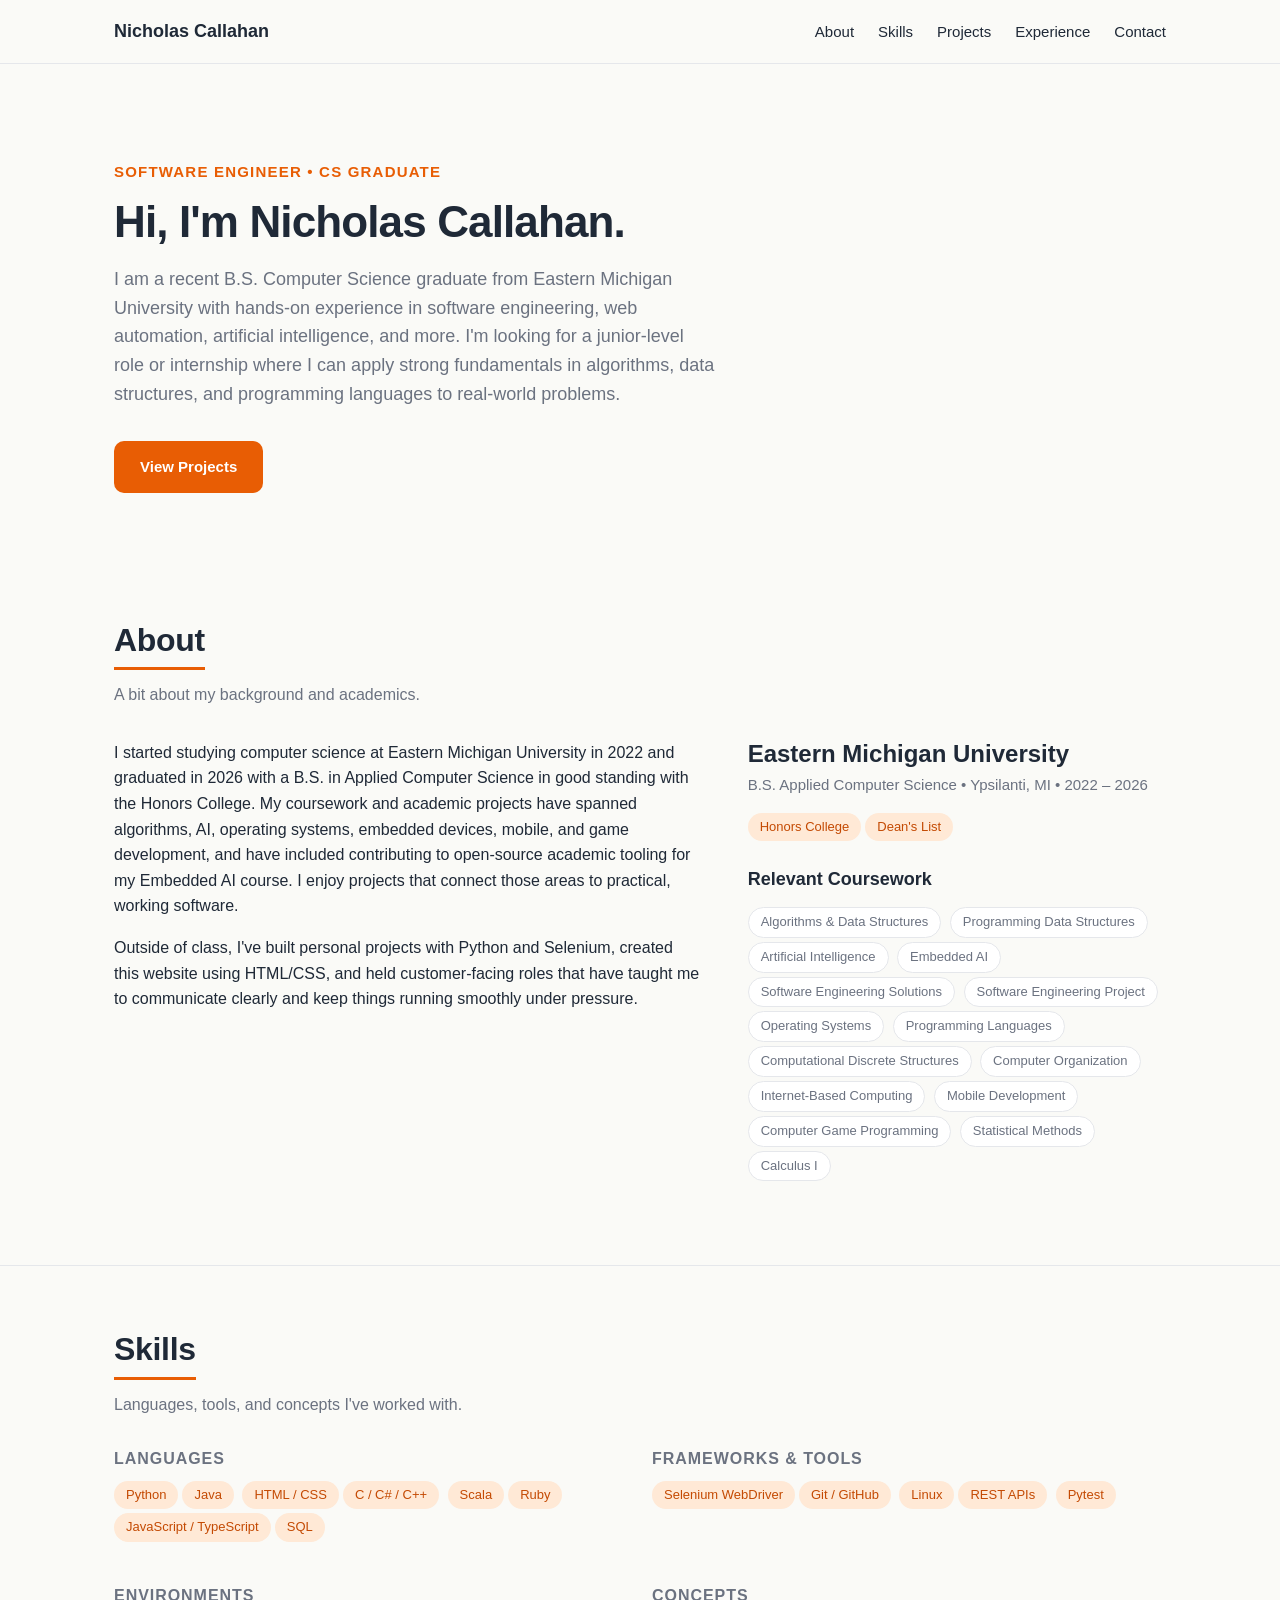
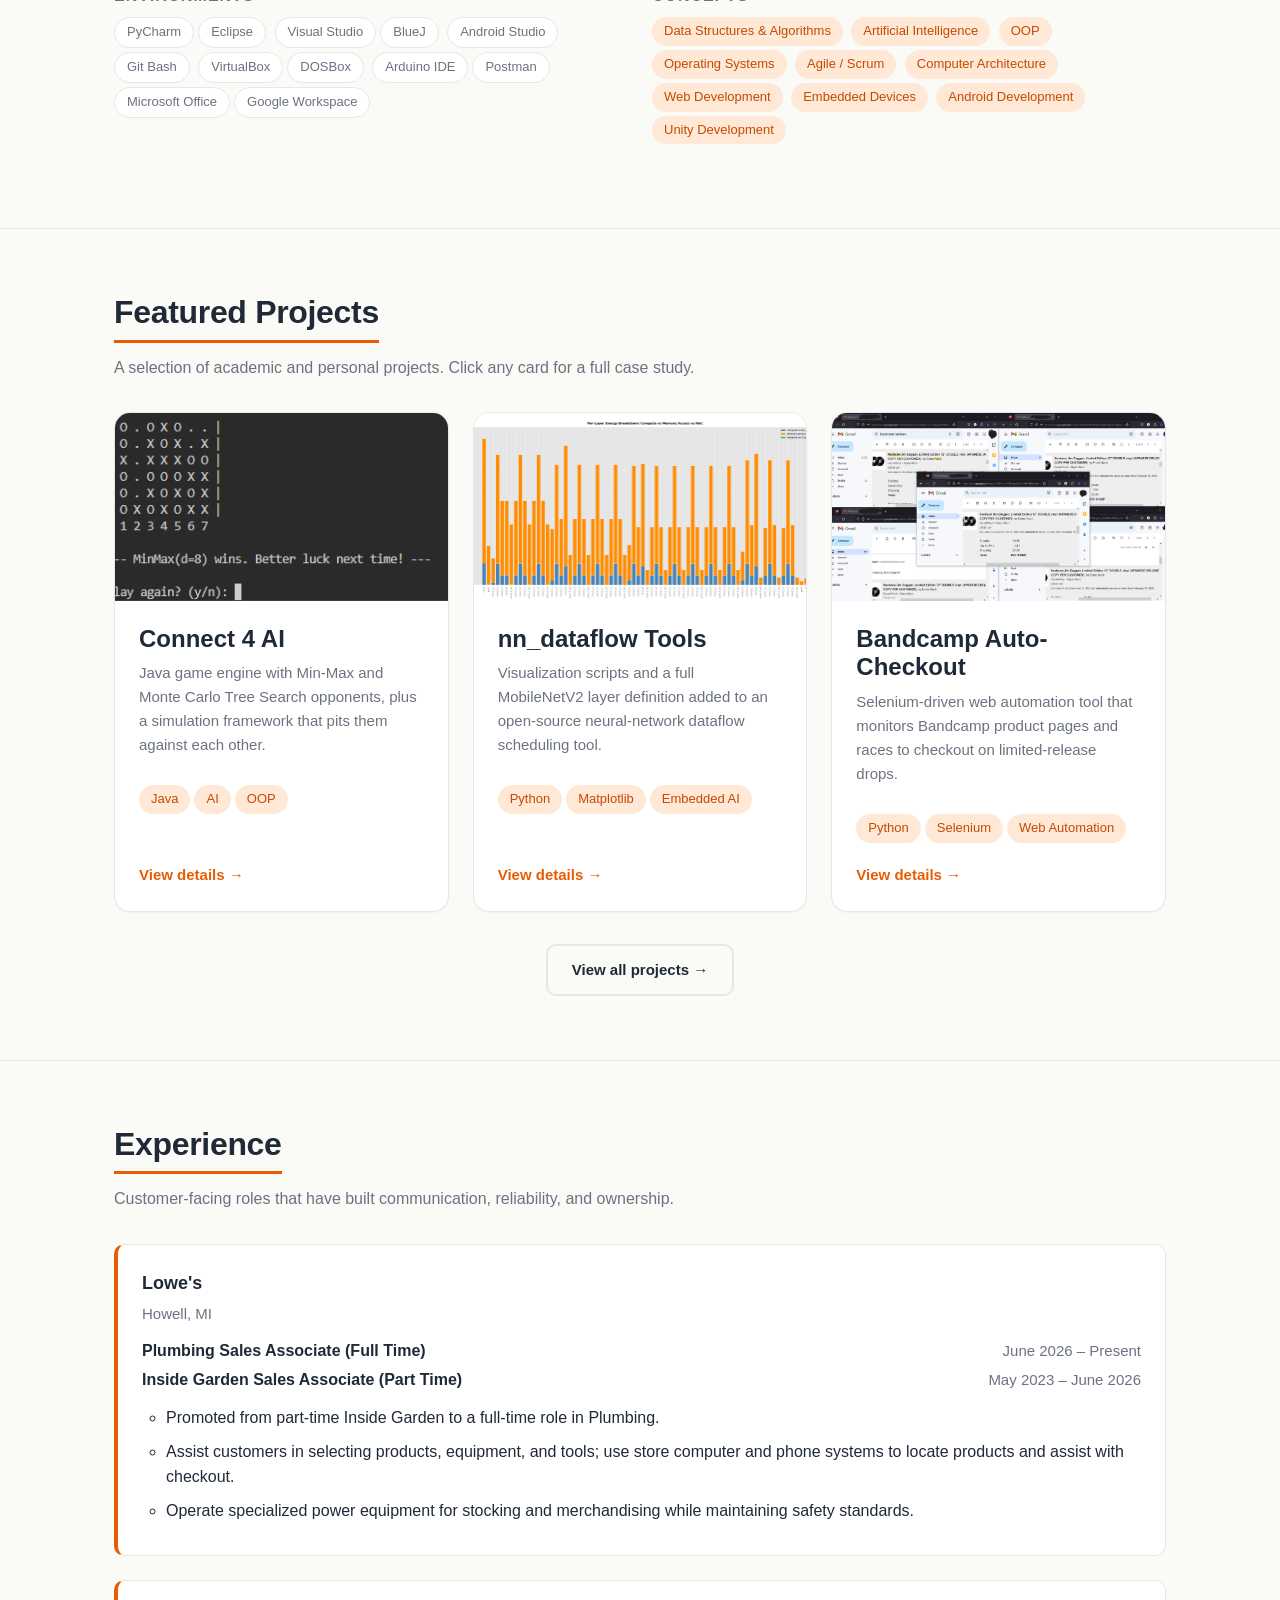
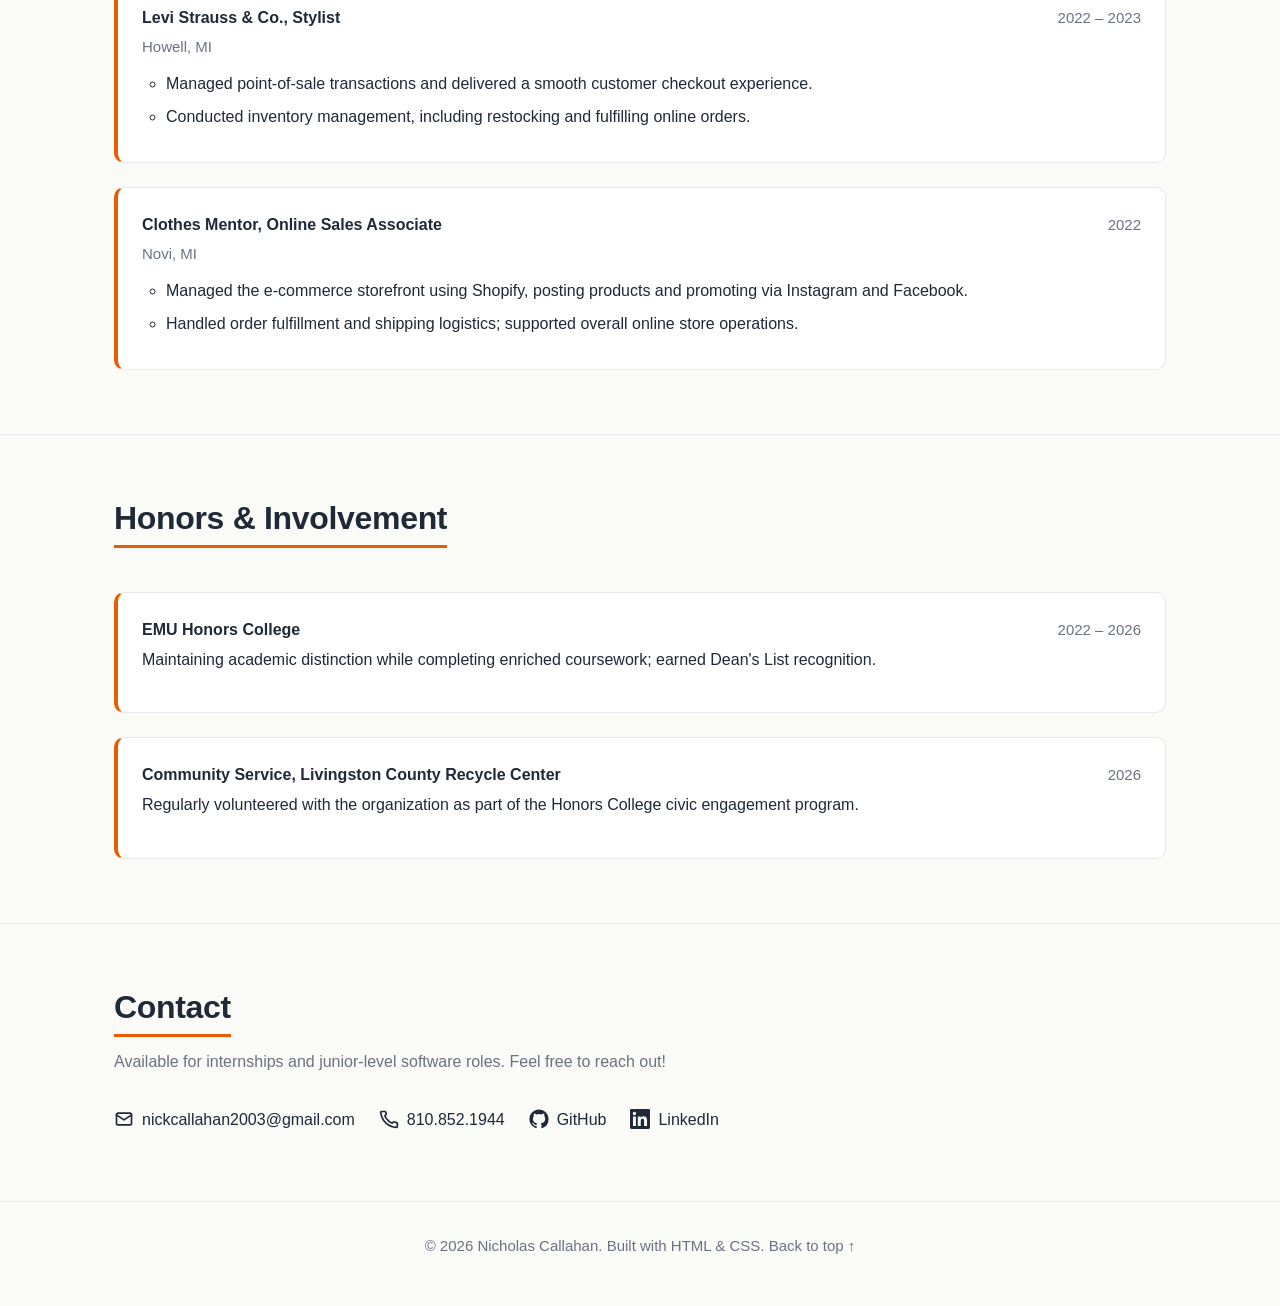
<file: index.html>
<!DOCTYPE html>
<html lang="en">
<head>
  <meta charset="UTF-8">
  <meta name="viewport" content="width=device-width, initial-scale=1.0">

  <title>Nicholas Callahan | Software Engineer & CS Graduate</title>
  <meta name="description" content="Portfolio of Nicholas Callahan: recent B.S. Computer Science graduate from Eastern Michigan University with experience in software engineering, web automation, and AI.">
  <meta name="author" content="Nicholas Callahan">

  <link rel="icon" type="image/svg+xml" href="assets/favicon.svg">
  <link rel="stylesheet" href="css/style.css">
</head>
<body>

  <header class="nav">
    <div class="container nav__inner">
      <a class="nav__brand" href="#top" aria-label="Nicholas Callahan, home">
        Nicholas Callahan
      </a>

      <button class="nav__toggle" aria-label="Toggle navigation menu" aria-expanded="false">
        <span></span><span></span><span></span>
      </button>

      <ul class="nav__links">
        <li><a href="#about">About</a></li>
        <li><a href="#skills">Skills</a></li>
        <li><a href="#projects">Projects</a></li>
        <li><a href="#experience">Experience</a></li>
        <li><a href="#contact">Contact</a></li>
      </ul>
    </div>
  </header>

  <main id="top">

    <section class="hero">
      <div class="container">
        <p class="hero__eyebrow">Software Engineer • CS Graduate</p>
        <h1>Hi, I'm Nicholas Callahan.</h1>
        <p class="hero__tagline">
          I am a recent B.S. Computer Science graduate from Eastern Michigan University
          with hands-on experience in software engineering, web automation,
          artificial intelligence, and more. I'm looking for a junior-level role or internship
          where I can apply strong fundamentals in algorithms, data structures, and
          programming languages to real-world problems.
        </p>
        <div class="hero__ctas">
          <a class="btn btn--primary" href="#projects">View Projects</a>
        </div>
      </div>
    </section>

    <section id="about" class="section">
      <div class="container">
        <div class="section-header">
          <h2>About</h2>
          <p>A bit about my background and academics.</p>
        </div>

        <div class="about__grid">
          <div class="about__bio">
            <p>
              I started studying computer science at Eastern Michigan University in
              2022 and graduated in 2026 with a B.S. in Applied Computer Science
              in good standing with the Honors College. My coursework and academic projects have
              spanned algorithms, AI, operating systems, embedded devices, mobile,
              and game development, and have included contributing to open-source
              academic tooling for my Embedded AI course. I enjoy projects that
              connect those areas to practical, working software.
            </p>
            <p>
              Outside of class, I've built personal projects with Python and
              Selenium, created this website using HTML/CSS, and held customer-facing 
              roles that have taught me to communicate clearly and keep things running 
              smoothly under pressure.
            </p>
          </div>

          <aside class="about__edu">
            <h3>Eastern Michigan University</h3>
            <p class="meta">B.S. Applied Computer Science • Ypsilanti, MI • 2022 – 2026</p>
            <p><span class="tag">Honors College</span><span class="tag">Dean's List</span></p>

            <h4 style="margin-top: var(--space-6);">Relevant Coursework</h4>
            <p>
              <span class="tag tag--neutral">Algorithms &amp; Data Structures</span>
              <span class="tag tag--neutral">Programming Data Structures</span>
              <span class="tag tag--neutral">Artificial Intelligence</span>
              <span class="tag tag--neutral">Embedded AI</span>
              <span class="tag tag--neutral">Software Engineering Solutions</span>
              <span class="tag tag--neutral">Software Engineering Project</span>
              <span class="tag tag--neutral">Operating Systems</span>
              <span class="tag tag--neutral">Programming Languages</span>
              <span class="tag tag--neutral">Computational Discrete Structures</span>
              <span class="tag tag--neutral">Computer Organization</span>
              <span class="tag tag--neutral">Internet-Based Computing</span>
              <span class="tag tag--neutral">Mobile Development</span>
              <span class="tag tag--neutral">Computer Game Programming</span>
              <span class="tag tag--neutral">Statistical Methods</span>
              <span class="tag tag--neutral">Calculus I</span>
            </p>
          </aside>
        </div>
      </div>
    </section>

    <section id="skills" class="section">
      <div class="container">
        <div class="section-header">
          <h2>Skills</h2>
          <p>Languages, tools, and concepts I've worked with.</p>
        </div>

        <div class="skills__grid">
          <div class="skills__group">
            <h3>Languages</h3>
            <p>
              <span class="tag">Python</span><span class="tag">Java</span>
              <span class="tag">HTML / CSS</span><span class="tag">C / C# / C++</span>
              <span class="tag">Scala</span><span class="tag">Ruby</span>
              <span class="tag">JavaScript / TypeScript</span><span class="tag">SQL</span>
            </p>
          </div>

          <div class="skills__group">
            <h3>Frameworks &amp; Tools</h3>
            <p>
              <span class="tag">Selenium WebDriver</span><span class="tag">Git / GitHub</span>
              <span class="tag">Linux</span><span class="tag">REST APIs</span>
              <span class="tag">Pytest</span>
            </p>
          </div>

          <div class="skills__group">
            <h3>Environments</h3>
            <p>
              <span class="tag tag--neutral">PyCharm</span><span class="tag tag--neutral">Eclipse</span>
              <span class="tag tag--neutral">Visual Studio</span><span class="tag tag--neutral">BlueJ</span>
              <span class="tag tag--neutral">Android Studio</span><span class="tag tag--neutral">Git Bash</span>
              <span class="tag tag--neutral">VirtualBox</span><span class="tag tag--neutral">DOSBox</span>
              <span class="tag tag--neutral">Arduino IDE</span><span class="tag tag--neutral">Postman</span>
              <span class="tag tag--neutral">Microsoft Office</span><span class="tag tag--neutral">Google Workspace</span>
            </p>
          </div>

          <div class="skills__group">
            <h3>Concepts</h3>
            <p>
              <span class="tag">Data Structures &amp; Algorithms</span>
              <span class="tag">Artificial Intelligence</span>
              <span class="tag">OOP</span>
              <span class="tag">Operating Systems</span>
              <span class="tag">Agile / Scrum</span>
              <span class="tag">Computer Architecture</span>
              <span class="tag">Web Development</span>
              <span class="tag">Embedded Devices</span>
              <span class="tag">Android Development</span>
              <span class="tag">Unity Development</span>
            </p>
          </div>
        </div>
      </div>
    </section>

    <section id="projects" class="section">
      <div class="container">
        <div class="section-header">
          <h2>Featured Projects</h2>
          <p>A selection of academic and personal projects. Click any card for a full case study.</p>
        </div>

        <div class="projects__grid">

          <article class="card">
            <div class="card__media">
              <img src="assets/images/projects/connect4-ai/connect4_play_finish.PNG" alt="Terminal output at the end of a Connect 4 game against the AI">
            </div>
            <div class="card__body">
              <h3>Connect 4 AI</h3>
              <p>Java game engine with Min-Max and Monte Carlo Tree Search opponents, plus a simulation framework that pits them against each other.</p>
              <div class="card__tags">
                <span class="tag">Java</span><span class="tag">AI</span><span class="tag">OOP</span>
              </div>
              <a class="card__link" href="projects/connect4-ai.html">View details &rarr;</a>
            </div>
          </article>

          <article class="card">
            <div class="card__media">
              <img src="assets/images/projects/nn-dataflow/energy.png" alt="Per-layer energy breakdown chart from the nn_dataflow visualization script">
            </div>
            <div class="card__body">
              <h3>nn_dataflow Tools</h3>
              <p>Visualization scripts and a full MobileNetV2 layer definition added to an open-source neural-network dataflow scheduling tool.</p>
              <div class="card__tags">
                <span class="tag">Python</span><span class="tag">Matplotlib</span><span class="tag">Embedded AI</span>
              </div>
              <a class="card__link" href="projects/nn-dataflow.html">View details &rarr;</a>
            </div>
          </article>

          <article class="card">
            <div class="card__media">
              <img src="assets/images/projects/bandcamp-checkout/bandcamp-success-1.png" alt="Successful Bandcamp checkout confirmation">
            </div>
            <div class="card__body">
              <h3>Bandcamp Auto-Checkout</h3>
              <p>Selenium-driven web automation tool that monitors Bandcamp product pages and races to checkout on limited-release drops.</p>
              <div class="card__tags">
                <span class="tag">Python</span><span class="tag">Selenium</span><span class="tag">Web Automation</span>
              </div>
              <a class="card__link" href="projects/bandcamp-checkout.html">View details &rarr;</a>
            </div>
          </article>

        </div>

        <div class="projects__footer">
          <a class="btn btn--secondary" href="projects.html">View all projects &rarr;</a>
        </div>
      </div>
    </section>

    <section id="experience" class="section">
      <div class="container">
        <div class="section-header">
          <h2>Experience</h2>
          <p>Customer-facing roles that have built communication, reliability, and ownership.</p>
        </div>

        <ul class="experience__list">
          <li class="exp-item">
            <span class="exp-item__company">Lowe's</span>
            <p class="exp-item__meta">Howell, MI</p>
            <div class="exp-item__head">
              <span class="exp-item__role">Plumbing Sales Associate (Full Time)</span>
              <span class="exp-item__dates">June 2026 – Present</span>
            </div>
            <div class="exp-item__head">
              <span class="exp-item__role">Inside Garden Sales Associate (Part Time)</span>
              <span class="exp-item__dates">May 2023 – June 2026</span>
            </div>
            <ul style="margin-top: var(--space-3);">
              <li>Promoted from part-time Inside Garden to a full-time role in Plumbing.</li>
              <li>Assist customers in selecting products, equipment, and tools; use store computer and phone systems to locate products and assist with checkout.</li>
              <li>Operate specialized power equipment for stocking and merchandising while maintaining safety standards.</li>
            </ul>
          </li>

          <li class="exp-item">
            <div class="exp-item__head">
              <span class="exp-item__role">Levi Strauss &amp; Co., Stylist</span>
              <span class="exp-item__dates">2022 – 2023</span>
            </div>
            <p class="exp-item__meta">Howell, MI</p>
            <ul>
              <li>Managed point-of-sale transactions and delivered a smooth customer checkout experience.</li>
              <li>Conducted inventory management, including restocking and fulfilling online orders.</li>
            </ul>
          </li>

          <li class="exp-item">
            <div class="exp-item__head">
              <span class="exp-item__role">Clothes Mentor, Online Sales Associate</span>
              <span class="exp-item__dates">2022</span>
            </div>
            <p class="exp-item__meta">Novi, MI</p>
            <ul>
              <li>Managed the e-commerce storefront using Shopify, posting products and promoting via Instagram and Facebook.</li>
              <li>Handled order fulfillment and shipping logistics; supported overall online store operations.</li>
            </ul>
          </li>
        </ul>
      </div>
    </section>

    <section id="honors" class="section">
      <div class="container">
        <div class="section-header">
          <h2>Honors &amp; Involvement</h2>
        </div>

        <ul class="honors__list">
          <li class="exp-item">
            <div class="exp-item__head">
              <span class="exp-item__role">EMU Honors College</span>
              <span class="exp-item__dates">2022 – 2026</span>
            </div>
            <p>Maintaining academic distinction while completing enriched coursework; earned Dean's List recognition.</p>
          </li>

          <li class="exp-item">
            <div class="exp-item__head">
              <span class="exp-item__role">Community Service, Livingston County Recycle Center</span>
              <span class="exp-item__dates">2026</span>
            </div>
            <p>Regularly volunteered with the organization as part of the Honors College civic engagement program.</p>
          </li>
        </ul>
      </div>
    </section>

    <section id="contact" class="section">
      <div class="container">
        <div class="section-header">
          <h2>Contact</h2>
          <p class="contact__avail">Available for internships and junior-level software roles. Feel free to reach out!</p>
        </div>

        <ul class="contact__list">
          <li>
            <a class="icon-link" href="mailto:nickcallahan2003@gmail.com">
              <svg viewBox="0 0 24 24" fill="none" stroke="currentColor" stroke-width="2" stroke-linecap="round" stroke-linejoin="round" aria-hidden="true">
                <rect x="3" y="5" width="18" height="14" rx="2"/>
                <path d="M3 7l9 6 9-6"/>
              </svg>
              nickcallahan2003@gmail.com
            </a>
          </li>
          <li>
            <a class="icon-link" href="tel:+18108521944">
              <svg viewBox="0 0 24 24" fill="none" stroke="currentColor" stroke-width="2" stroke-linecap="round" stroke-linejoin="round" aria-hidden="true">
                <path d="M22 16.92V21a1 1 0 0 1-1.09 1A19.86 19.86 0 0 1 2 4.09 1 1 0 0 1 3 3h4.09a1 1 0 0 1 1 .75c.13.65.32 1.28.57 1.88a1 1 0 0 1-.23 1.06L7 8.09a16 16 0 0 0 8.91 8.91l1.4-1.4a1 1 0 0 1 1.06-.23c.6.25 1.23.44 1.88.57a1 1 0 0 1 .75 1z"/>
              </svg>
              810.852.1944
            </a>
          </li>
          <li>
            <a class="icon-link" href="https://github.com/ncallahan52" rel="noopener" target="_blank">
              <svg viewBox="0 0 24 24" fill="currentColor" aria-hidden="true">
                <path d="M12 .5C5.65.5.5 5.65.5 12c0 5.08 3.29 9.39 7.86 10.91.58.1.79-.25.79-.56v-2c-3.2.7-3.87-1.36-3.87-1.36-.52-1.33-1.28-1.68-1.28-1.68-1.05-.72.08-.7.08-.7 1.16.08 1.77 1.19 1.77 1.19 1.03 1.77 2.7 1.26 3.36.96.1-.75.4-1.26.73-1.55-2.55-.29-5.24-1.28-5.24-5.7 0-1.26.45-2.29 1.19-3.1-.12-.29-.52-1.47.11-3.06 0 0 .97-.31 3.18 1.18a11 11 0 0 1 5.78 0c2.21-1.49 3.18-1.18 3.18-1.18.63 1.59.23 2.77.11 3.06.74.81 1.18 1.84 1.18 3.1 0 4.43-2.69 5.41-5.26 5.69.41.36.78 1.06.78 2.14v3.17c0 .31.21.67.8.56A11.5 11.5 0 0 0 23.5 12C23.5 5.65 18.35.5 12 .5z"/>
              </svg>
              GitHub
            </a>
          </li>
          <li>
            <a class="icon-link" href="https://www.linkedin.com/in/nick-callahan-41a5b3335/" rel="noopener" target="_blank">
              <svg viewBox="0 0 24 24" fill="currentColor" aria-hidden="true">
                <path d="M20.45 20.45h-3.55v-5.57c0-1.33-.02-3.04-1.85-3.04-1.85 0-2.13 1.45-2.13 2.94v5.67H9.36V9h3.41v1.56h.05c.47-.9 1.63-1.85 3.36-1.85 3.6 0 4.27 2.37 4.27 5.46v6.28zM5.34 7.43a2.06 2.06 0 1 1 0-4.12 2.06 2.06 0 0 1 0 4.12zM7.12 20.45H3.56V9h3.56v11.45zM22.23 0H1.77C.79 0 0 .77 0 1.73v20.54C0 23.23.79 24 1.77 24h20.46c.98 0 1.77-.77 1.77-1.73V1.73C24 .77 23.21 0 22.23 0z"/>
              </svg>
              LinkedIn
            </a>
          </li>
        </ul>
      </div>
    </section>

  </main>

  <footer class="footer">
    <div class="container">
      <p>&copy; 2026 Nicholas Callahan. Built with HTML &amp; CSS. <a href="#top">Back to top &uarr;</a></p>
    </div>
  </footer>

  <script src="js/main.js"></script>
</body>
</html>
</file>
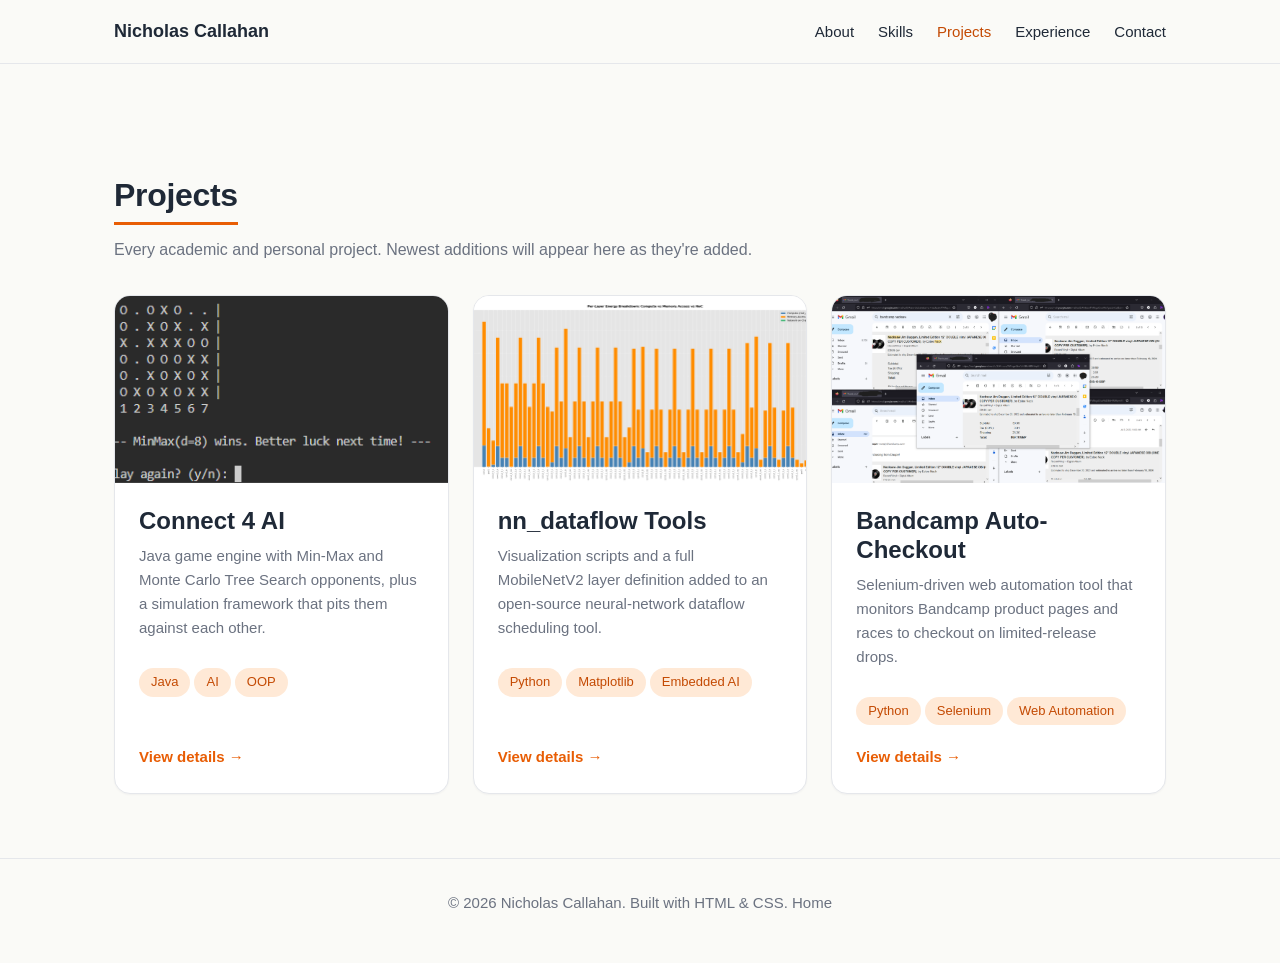
<file: projects.html>
<!DOCTYPE html>
<html lang="en">
<head>
  <meta charset="UTF-8">
  <meta name="viewport" content="width=device-width, initial-scale=1.0">

  <title>Projects | Nicholas Callahan</title>
  <meta name="description" content="A complete list of academic and personal projects by Nicholas Callahan, including AI, web automation, and embedded ML work.">

  <link rel="icon" type="image/svg+xml" href="assets/favicon.svg">
  <link rel="stylesheet" href="css/style.css">
</head>
<body>

  <header class="nav">
    <div class="container nav__inner">
      <a class="nav__brand" href="index.html" aria-label="Nicholas Callahan, home">
        Nicholas Callahan
      </a>

      <button class="nav__toggle" aria-label="Toggle navigation menu" aria-expanded="false">
        <span></span><span></span><span></span>
      </button>

      <ul class="nav__links">
        <li><a href="index.html#about">About</a></li>
        <li><a href="index.html#skills">Skills</a></li>
        <li><a href="projects.html" class="is-active">Projects</a></li>
        <li><a href="index.html#experience">Experience</a></li>
        <li><a href="index.html#contact">Contact</a></li>
      </ul>
    </div>
  </header>

  <main>
    <section class="section">
      <div class="container">
        <div class="section-header" style="padding-top: var(--space-12);">
          <h2>Projects</h2>
          <p>Every academic and personal project. Newest additions will appear here as they're added.</p>
        </div>

        <div class="projects__grid">

          <article class="card">
            <div class="card__media">
              <img src="assets/images/projects/connect4-ai/connect4_play_finish.PNG" alt="Terminal output at the end of a Connect 4 game against the AI">
            </div>
            <div class="card__body">
              <h3>Connect 4 AI</h3>
              <p>Java game engine with Min-Max and Monte Carlo Tree Search opponents, plus a simulation framework that pits them against each other.</p>
              <div class="card__tags">
                <span class="tag">Java</span><span class="tag">AI</span><span class="tag">OOP</span>
              </div>
              <a class="card__link" href="projects/connect4-ai.html">View details &rarr;</a>
            </div>
          </article>

          <article class="card">
            <div class="card__media">
              <img src="assets/images/projects/nn-dataflow/energy.png" alt="Per-layer energy breakdown chart from the nn_dataflow visualization script">
            </div>
            <div class="card__body">
              <h3>nn_dataflow Tools</h3>
              <p>Visualization scripts and a full MobileNetV2 layer definition added to an open-source neural-network dataflow scheduling tool.</p>
              <div class="card__tags">
                <span class="tag">Python</span><span class="tag">Matplotlib</span><span class="tag">Embedded AI</span>
              </div>
              <a class="card__link" href="projects/nn-dataflow.html">View details &rarr;</a>
            </div>
          </article>

          <article class="card">
            <div class="card__media">
              <img src="assets/images/projects/bandcamp-checkout/bandcamp-success-1.png" alt="Successful Bandcamp checkout confirmation">
            </div>
            <div class="card__body">
              <h3>Bandcamp Auto-Checkout</h3>
              <p>Selenium-driven web automation tool that monitors Bandcamp product pages and races to checkout on limited-release drops.</p>
              <div class="card__tags">
                <span class="tag">Python</span><span class="tag">Selenium</span><span class="tag">Web Automation</span>
              </div>
              <a class="card__link" href="projects/bandcamp-checkout.html">View details &rarr;</a>
            </div>
          </article>

        </div>
      </div>
    </section>
  </main>

  <footer class="footer">
    <div class="container">
      <p>&copy; 2026 Nicholas Callahan. Built with HTML &amp; CSS. <a href="index.html">Home</a></p>
    </div>
  </footer>

  <script src="js/main.js"></script>
</body>
</html>
</file>
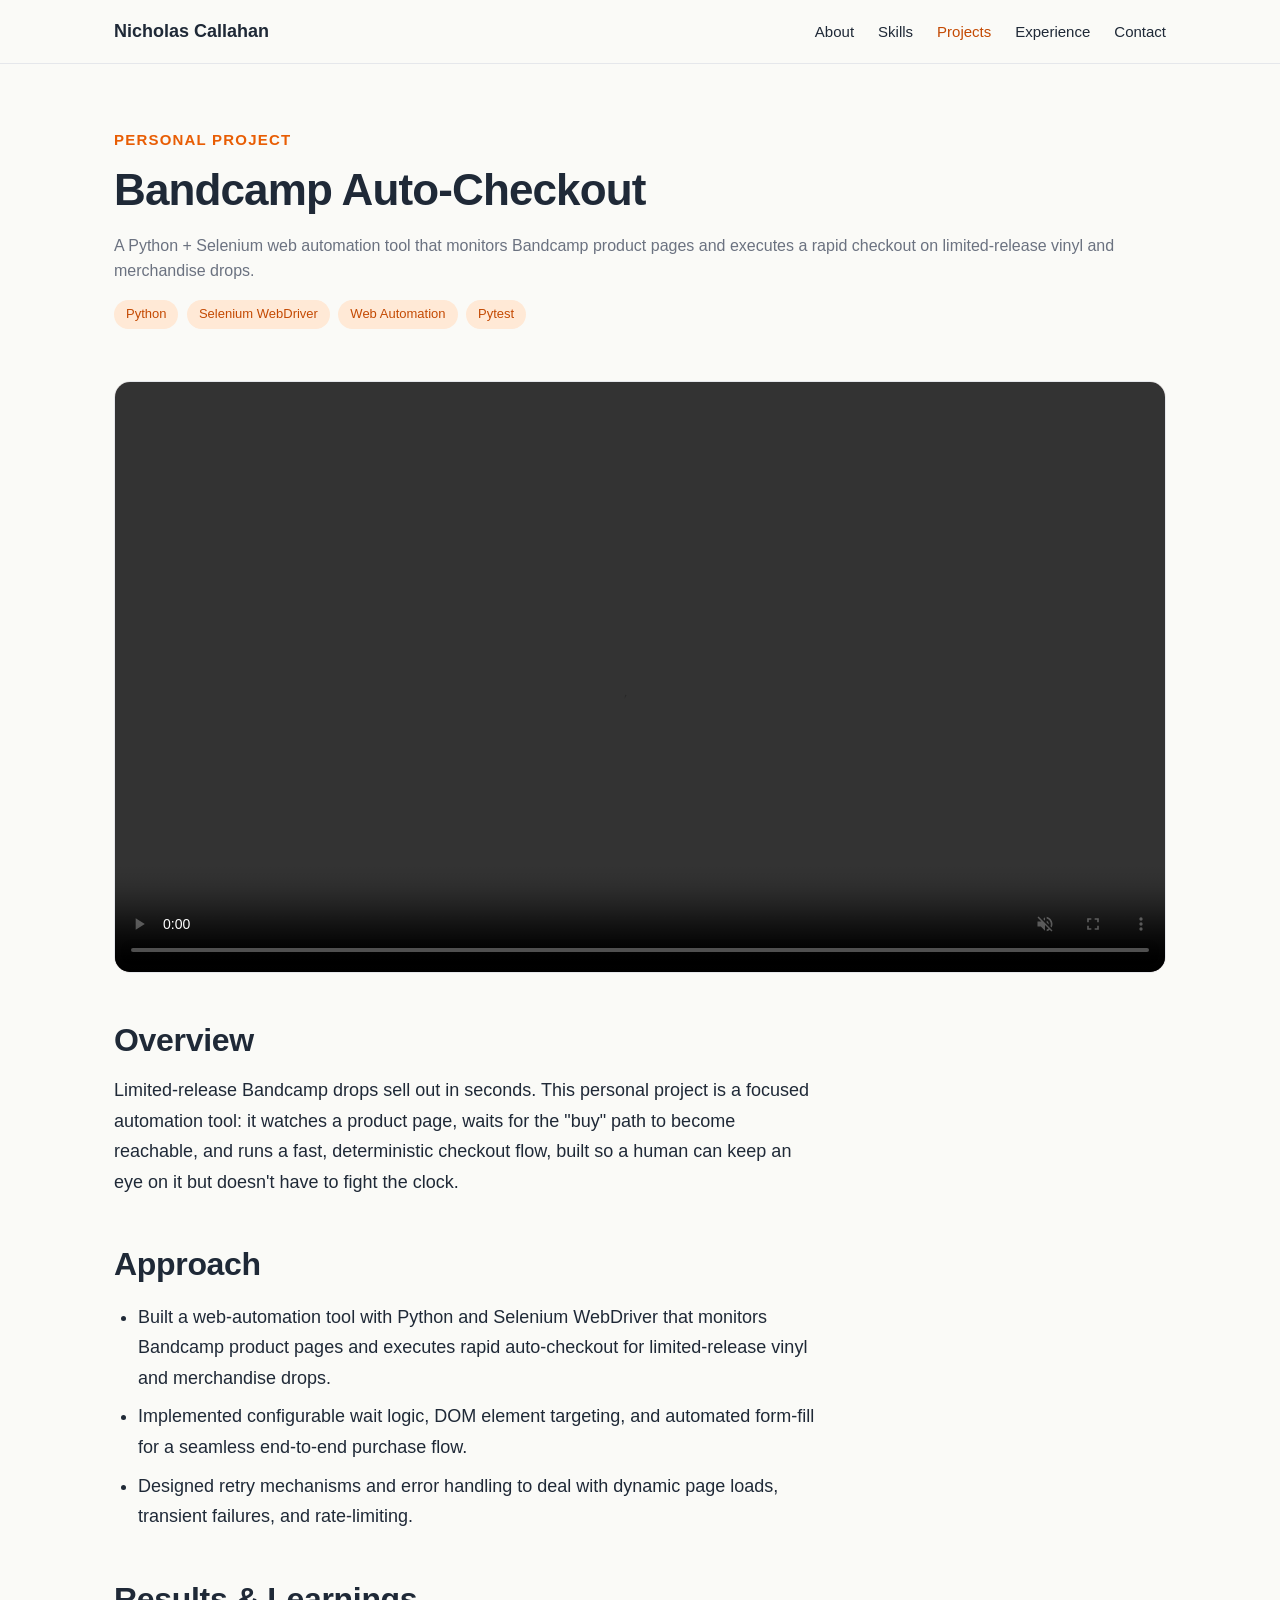
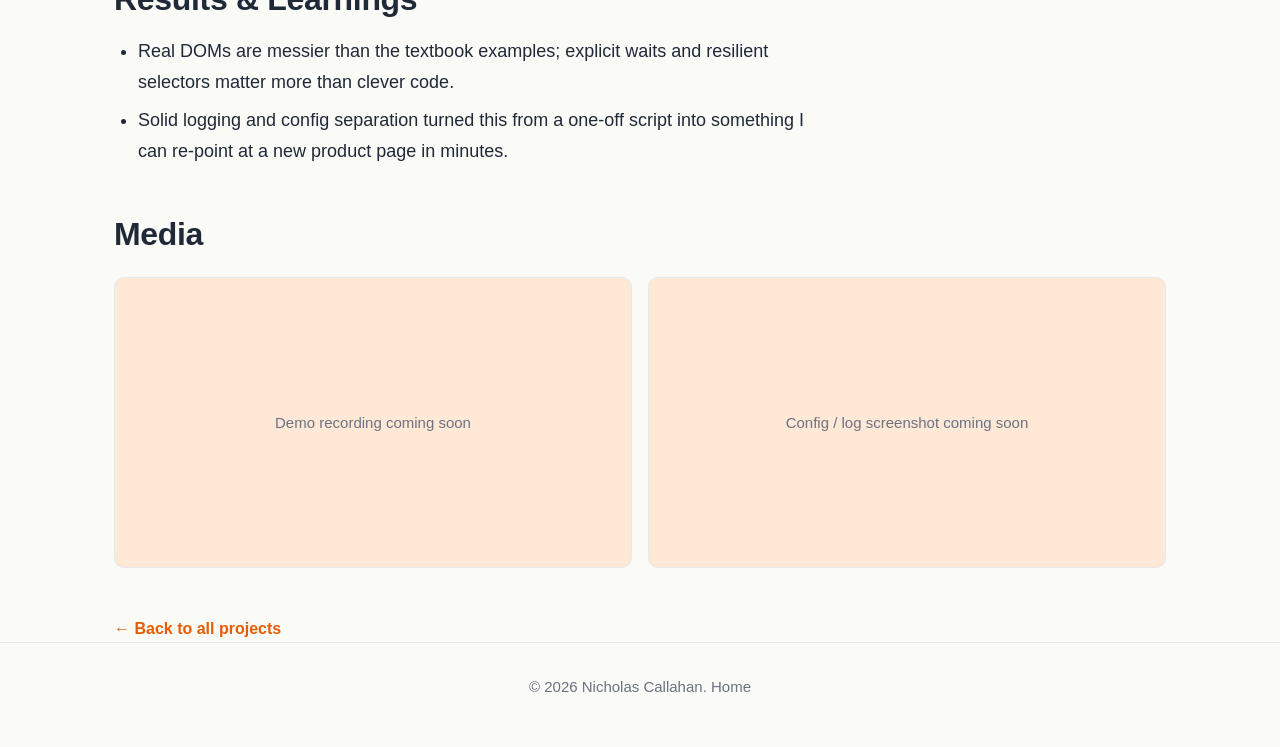
<file: projects/bandcamp-checkout.html>
<!DOCTYPE html>
<html lang="en">
<head>
  <meta charset="UTF-8">
  <meta name="viewport" content="width=device-width, initial-scale=1.0">

  <title>Bandcamp Auto-Checkout | Nicholas Callahan</title>
  <meta name="description" content="Case study: Python + Selenium web automation tool that monitors Bandcamp product pages and executes rapid auto-checkout on limited-release drops.">

  <link rel="icon" type="image/svg+xml" href="../assets/favicon.svg">
  <link rel="stylesheet" href="../css/style.css">
  <link rel="stylesheet" href="../css/project.css">
</head>
<body>

  <header class="nav">
    <div class="container nav__inner">
      <a class="nav__brand" href="../index.html" aria-label="Nicholas Callahan, home">
        Nicholas Callahan
      </a>

      <button class="nav__toggle" aria-label="Toggle navigation menu" aria-expanded="false">
        <span></span><span></span><span></span>
      </button>

      <ul class="nav__links">
        <li><a href="../index.html#about">About</a></li>
        <li><a href="../index.html#skills">Skills</a></li>
        <li><a href="../projects.html" class="is-active">Projects</a></li>
        <li><a href="../index.html#experience">Experience</a></li>
        <li><a href="../index.html#contact">Contact</a></li>
      </ul>
    </div>
  </header>

  <main>

    <section class="project-header">
      <div class="container">
        <p class="project-header__eyebrow">Personal Project</p>
        <h1>Bandcamp Auto-Checkout</h1>
        <p class="project-header__meta">
          A Python + Selenium web automation tool that monitors Bandcamp product pages
          and executes a rapid checkout on limited-release vinyl and merchandise drops.
        </p>

        <p>
          <span class="tag">Python</span>
          <span class="tag">Selenium WebDriver</span>
          <span class="tag">Web Automation</span>
          <span class="tag">Pytest</span>
        </p>

      </div>
    </section>

    <section class="container">
      <div class="project-hero-media">
        <video src="../assets/videos/projects/bandcamp-checkout/bandcamp-demo.mp4"
               controls muted preload="metadata"></video>
      </div>
    </section>

    <section class="container">
      <article class="prose">

        <h2>Overview</h2>
        <p>
          Limited-release Bandcamp drops sell out in seconds. This personal project
          is a focused automation tool: it watches a product page, waits for the
          "buy" path to become reachable, and runs a fast, deterministic checkout
          flow, built so a human can keep an eye on it but doesn't have to fight
          the clock.
        </p>

        <h2>Approach</h2>
        <ul>
          <li>Built a web-automation tool with Python and Selenium WebDriver that monitors Bandcamp product pages and executes rapid auto-checkout for limited-release vinyl and merchandise drops.</li>
          <li>Implemented configurable wait logic, DOM element targeting, and automated form-fill for a seamless end-to-end purchase flow.</li>
          <li>Designed retry mechanisms and error handling to deal with dynamic page loads, transient failures, and rate-limiting.</li>
        </ul>

        <h2>Results &amp; Learnings</h2>
        <ul>
          <li>Real DOMs are messier than the textbook examples; explicit waits and resilient selectors matter more than clever code.</li>
          <li>Solid logging and config separation turned this from a one-off script into something I can re-point at a new product page in minutes.</li>
        </ul>

      </article>
    </section>

    <section class="container" style="margin-top: var(--space-12);">
      <h2>Media</h2>
      <div class="gallery">
        <div class="gallery__item">Demo recording coming soon</div>
        <div class="gallery__item">Config / log screenshot coming soon</div>
      </div>
    </section>

    <section class="container">
      <a class="project-back" href="../projects.html">&larr; Back to all projects</a>
    </section>

  </main>

  <footer class="footer">
    <div class="container">
      <p>&copy; 2026 Nicholas Callahan. <a href="../index.html">Home</a></p>
    </div>
  </footer>

  <script src="../js/main.js"></script>
</body>
</html>
</file>
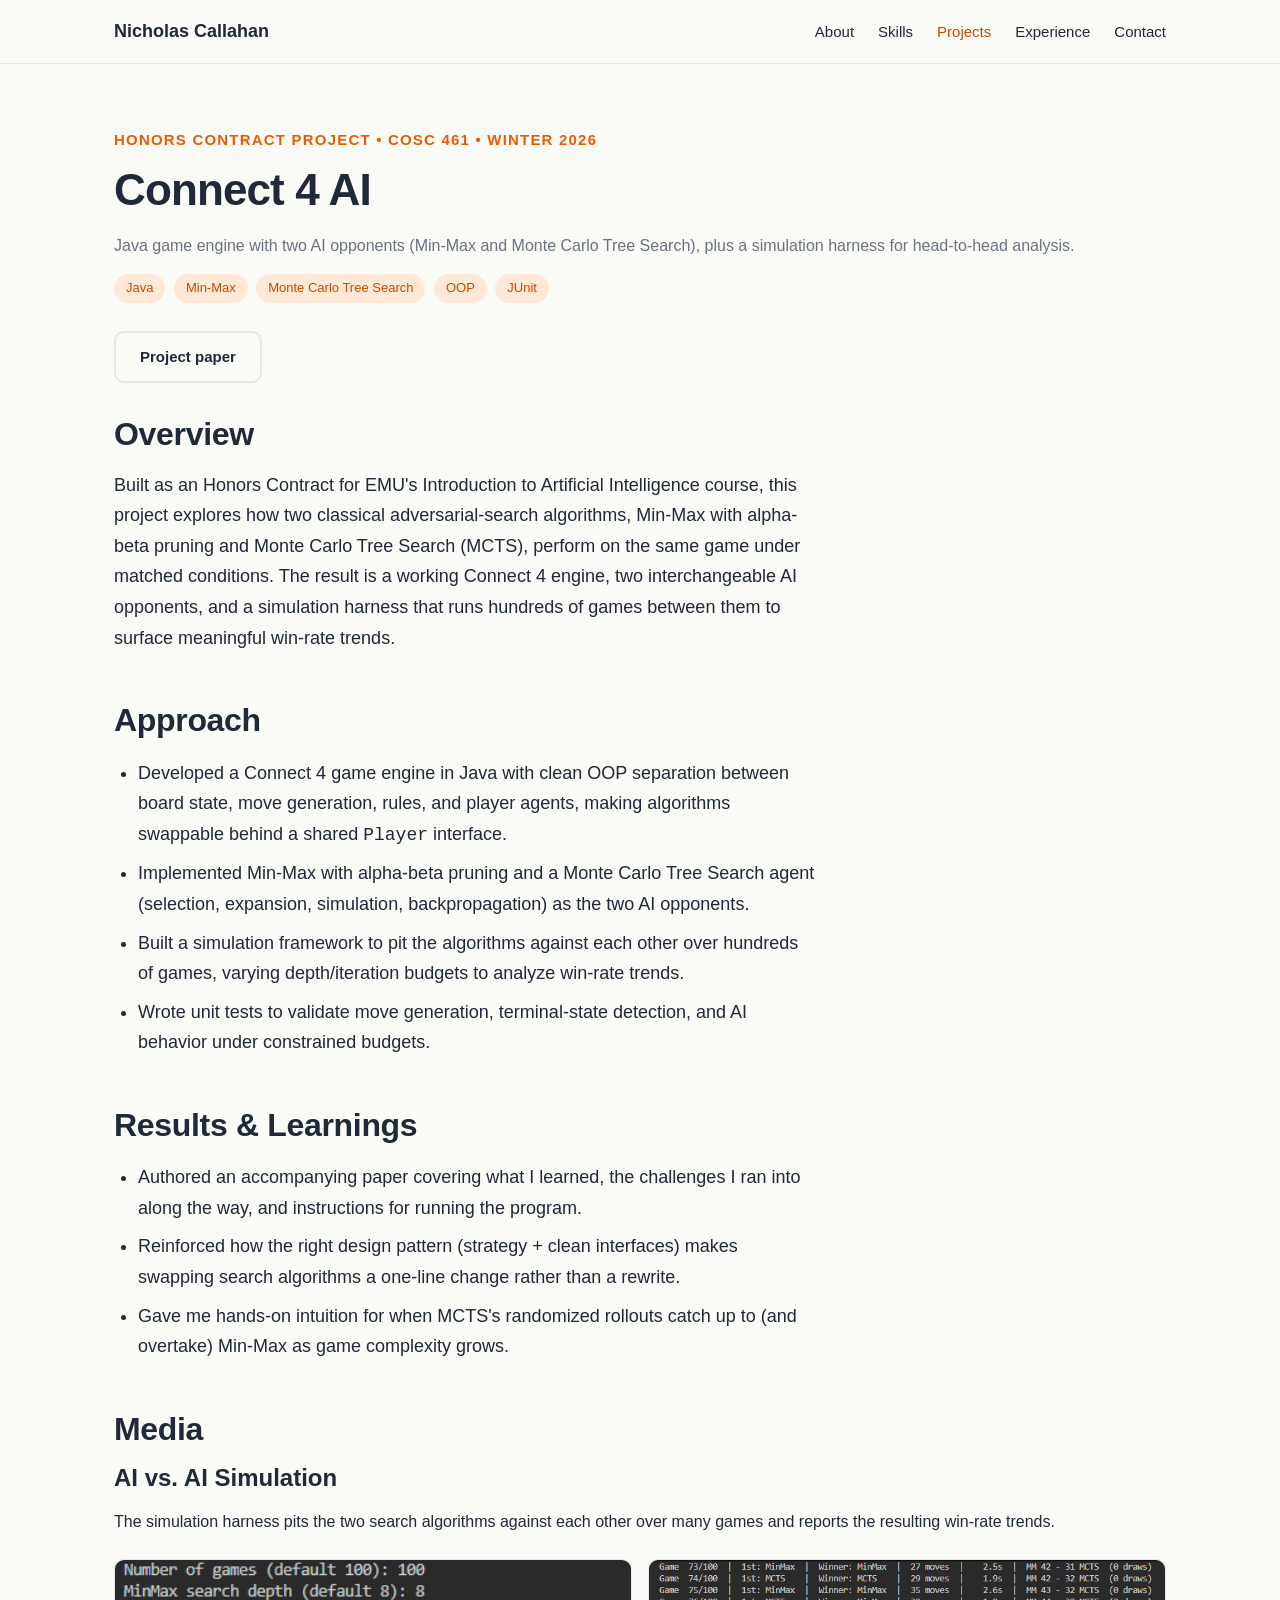
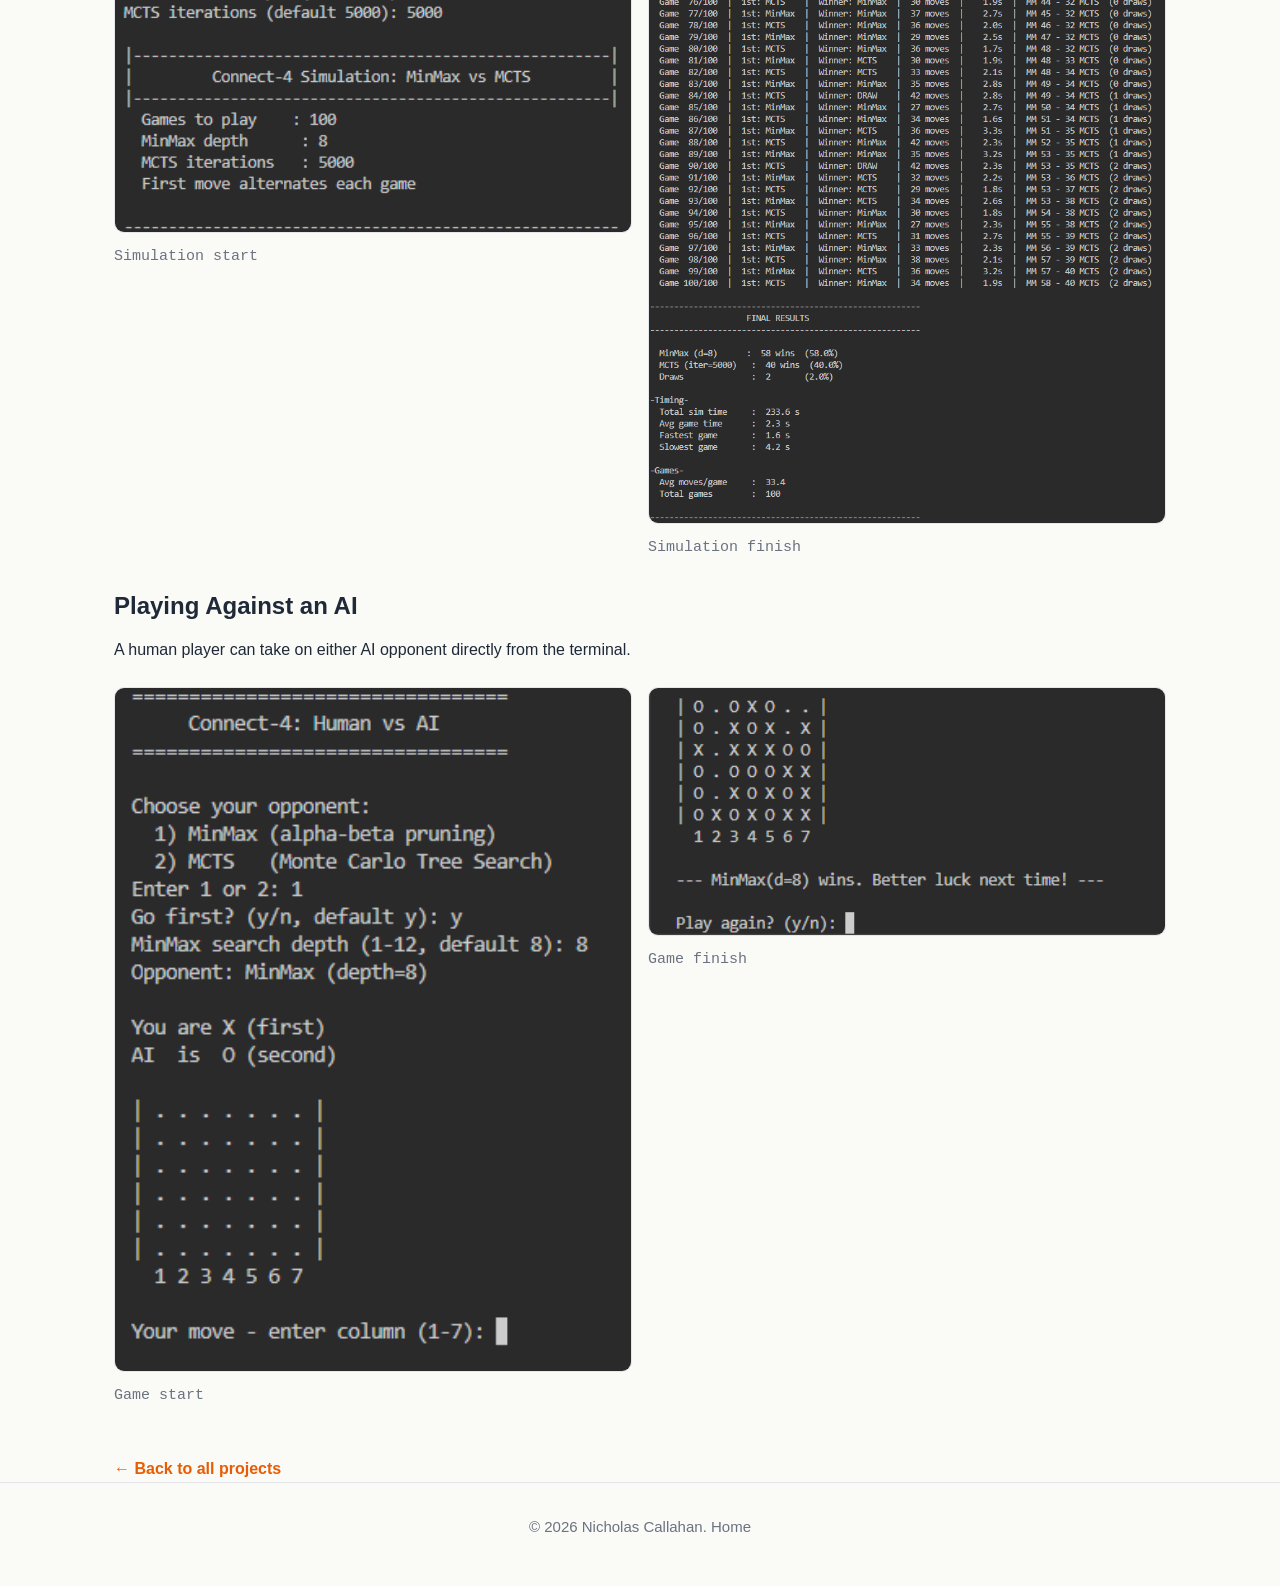
<file: projects/connect4-ai.html>
<!DOCTYPE html>
<html lang="en">
<head>
  <meta charset="UTF-8">
  <meta name="viewport" content="width=device-width, initial-scale=1.0">

  <title>Connect 4 AI | Nicholas Callahan</title>
  <meta name="description" content="Case study of a Connect 4 game engine in Java with Min-Max and Monte Carlo Tree Search AI opponents, including a simulation harness.">

  <link rel="icon" type="image/svg+xml" href="../assets/favicon.svg">
  <link rel="stylesheet" href="../css/style.css">
  <link rel="stylesheet" href="../css/project.css">
</head>
<body>

  <header class="nav">
    <div class="container nav__inner">
      <a class="nav__brand" href="../index.html" aria-label="Nicholas Callahan, home">
        Nicholas Callahan
      </a>

      <button class="nav__toggle" aria-label="Toggle navigation menu" aria-expanded="false">
        <span></span><span></span><span></span>
      </button>

      <ul class="nav__links">
        <li><a href="../index.html#about">About</a></li>
        <li><a href="../index.html#skills">Skills</a></li>
        <li><a href="../projects.html" class="is-active">Projects</a></li>
        <li><a href="../index.html#experience">Experience</a></li>
        <li><a href="../index.html#contact">Contact</a></li>
      </ul>
    </div>
  </header>

  <main>

    <section class="project-header">
      <div class="container">
        <p class="project-header__eyebrow">Honors Contract Project • COSC 461 • Winter 2026</p>
        <h1>Connect 4 AI</h1>
        <p class="project-header__meta">
          Java game engine with two AI opponents (Min-Max and Monte Carlo Tree Search),
          plus a simulation harness for head-to-head analysis.
        </p>

        <p>
          <span class="tag">Java</span>
          <span class="tag">Min-Max</span>
          <span class="tag">Monte Carlo Tree Search</span>
          <span class="tag">OOP</span>
          <span class="tag">JUnit</span>
        </p>

        <div class="project-header__links">
          <a class="btn btn--secondary" href="../assets/papers/connect4-paper.pdf" target="_blank" rel="noopener">Project paper</a>
        </div>
      </div>
    </section>

    <section class="container">
      <article class="prose">

        <h2>Overview</h2>
        <p>
          Built as an Honors Contract for EMU's Introduction to Artificial Intelligence
          course, this project explores how two classical adversarial-search algorithms,
          Min-Max with alpha-beta pruning and Monte Carlo Tree Search (MCTS), perform
          on the same game under matched conditions. The result is a working Connect 4
          engine, two interchangeable AI opponents, and a simulation harness that runs
          hundreds of games between them to surface meaningful win-rate trends.
        </p>

        <h2>Approach</h2>
        <ul>
          <li>Developed a Connect 4 game engine in Java with clean OOP separation between board state, move generation, rules, and player agents, making algorithms swappable behind a shared <code>Player</code> interface.</li>
          <li>Implemented Min-Max with alpha-beta pruning and a Monte Carlo Tree Search agent (selection, expansion, simulation, backpropagation) as the two AI opponents.</li>
          <li>Built a simulation framework to pit the algorithms against each other over hundreds of games, varying depth/iteration budgets to analyze win-rate trends.</li>
          <li>Wrote unit tests to validate move generation, terminal-state detection, and AI behavior under constrained budgets.</li>
        </ul>

        <h2>Results &amp; Learnings</h2>
        <ul>
          <li>Authored an accompanying paper covering what I learned, the challenges I ran into along the way, and instructions for running the program.</li>
          <li>Reinforced how the right design pattern (strategy + clean interfaces) makes swapping search algorithms a one-line change rather than a rewrite.</li>
          <li>Gave me hands-on intuition for when MCTS's randomized rollouts catch up to (and overtake) Min-Max as game complexity grows.</li>
        </ul>

      </article>
    </section>

    <section class="container" style="margin-top: var(--space-12);">
      <h2>Media</h2>

      <h3>AI vs. AI Simulation</h3>
      <p>The simulation harness pits the two search algorithms against each other over many games and reports the resulting win-rate trends.</p>
      <div class="gallery gallery--captioned">
        <figure>
          <img src="../assets/images/projects/connect4-ai/connect4_simulation_start.PNG" alt="Terminal output at the start of an AI versus AI simulation run">
          <figcaption>Simulation start</figcaption>
        </figure>
        <figure>
          <img src="../assets/images/projects/connect4-ai/connect4_simulation_finish.PNG" alt="Terminal output showing final win-rate results after the simulation completes">
          <figcaption>Simulation finish</figcaption>
        </figure>
      </div>

      <h3 style="margin-top: var(--space-8);">Playing Against an AI</h3>
      <p>A human player can take on either AI opponent directly from the terminal.</p>
      <div class="gallery gallery--captioned">
        <figure>
          <img src="../assets/images/projects/connect4-ai/connect4_play_start.PNG" alt="Terminal output at the start of a human versus AI game">
          <figcaption>Game start</figcaption>
        </figure>
        <figure>
          <img src="../assets/images/projects/connect4-ai/connect4_play_finish.PNG" alt="Terminal output at the end of a human versus AI game">
          <figcaption>Game finish</figcaption>
        </figure>
      </div>
    </section>

    <section class="container">
      <a class="project-back" href="../projects.html">&larr; Back to all projects</a>
    </section>

  </main>

  <footer class="footer">
    <div class="container">
      <p>&copy; 2026 Nicholas Callahan. <a href="../index.html">Home</a></p>
    </div>
  </footer>

  <script src="../js/main.js"></script>
</body>
</html>
</file>
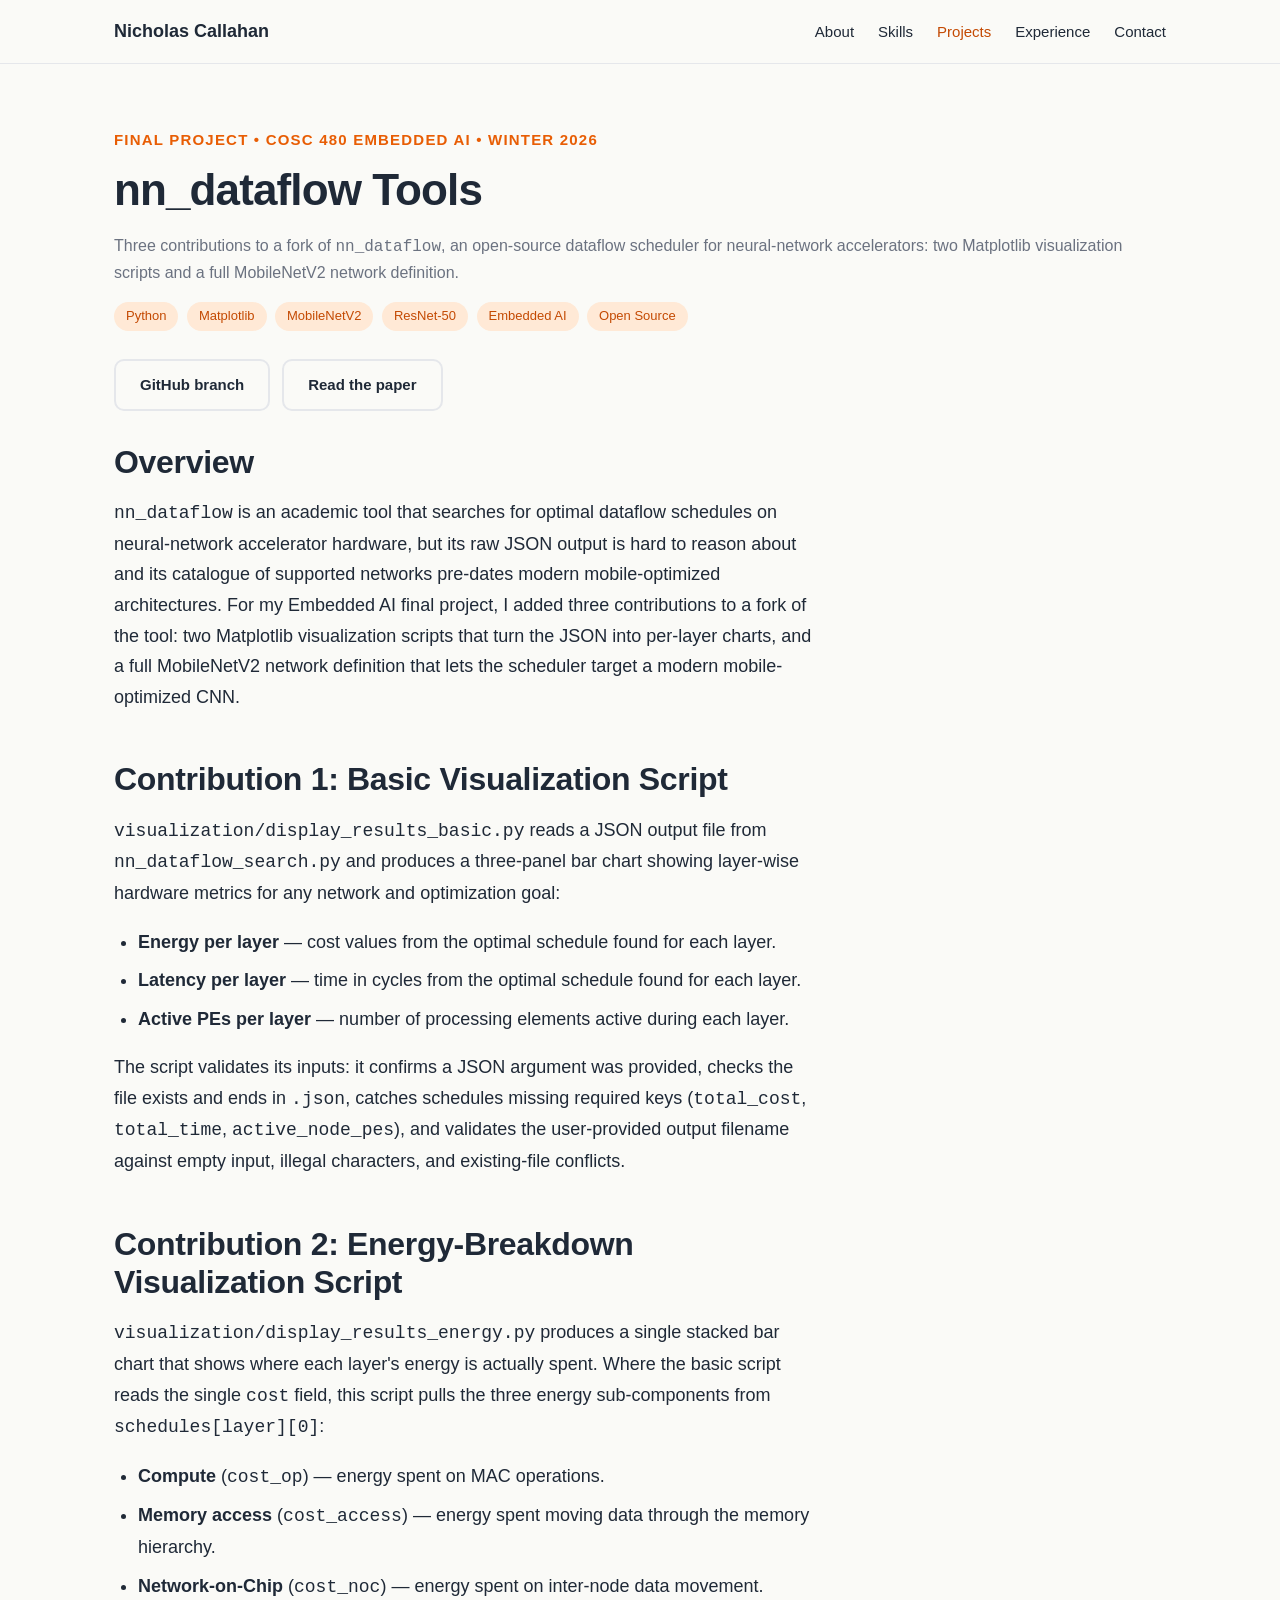
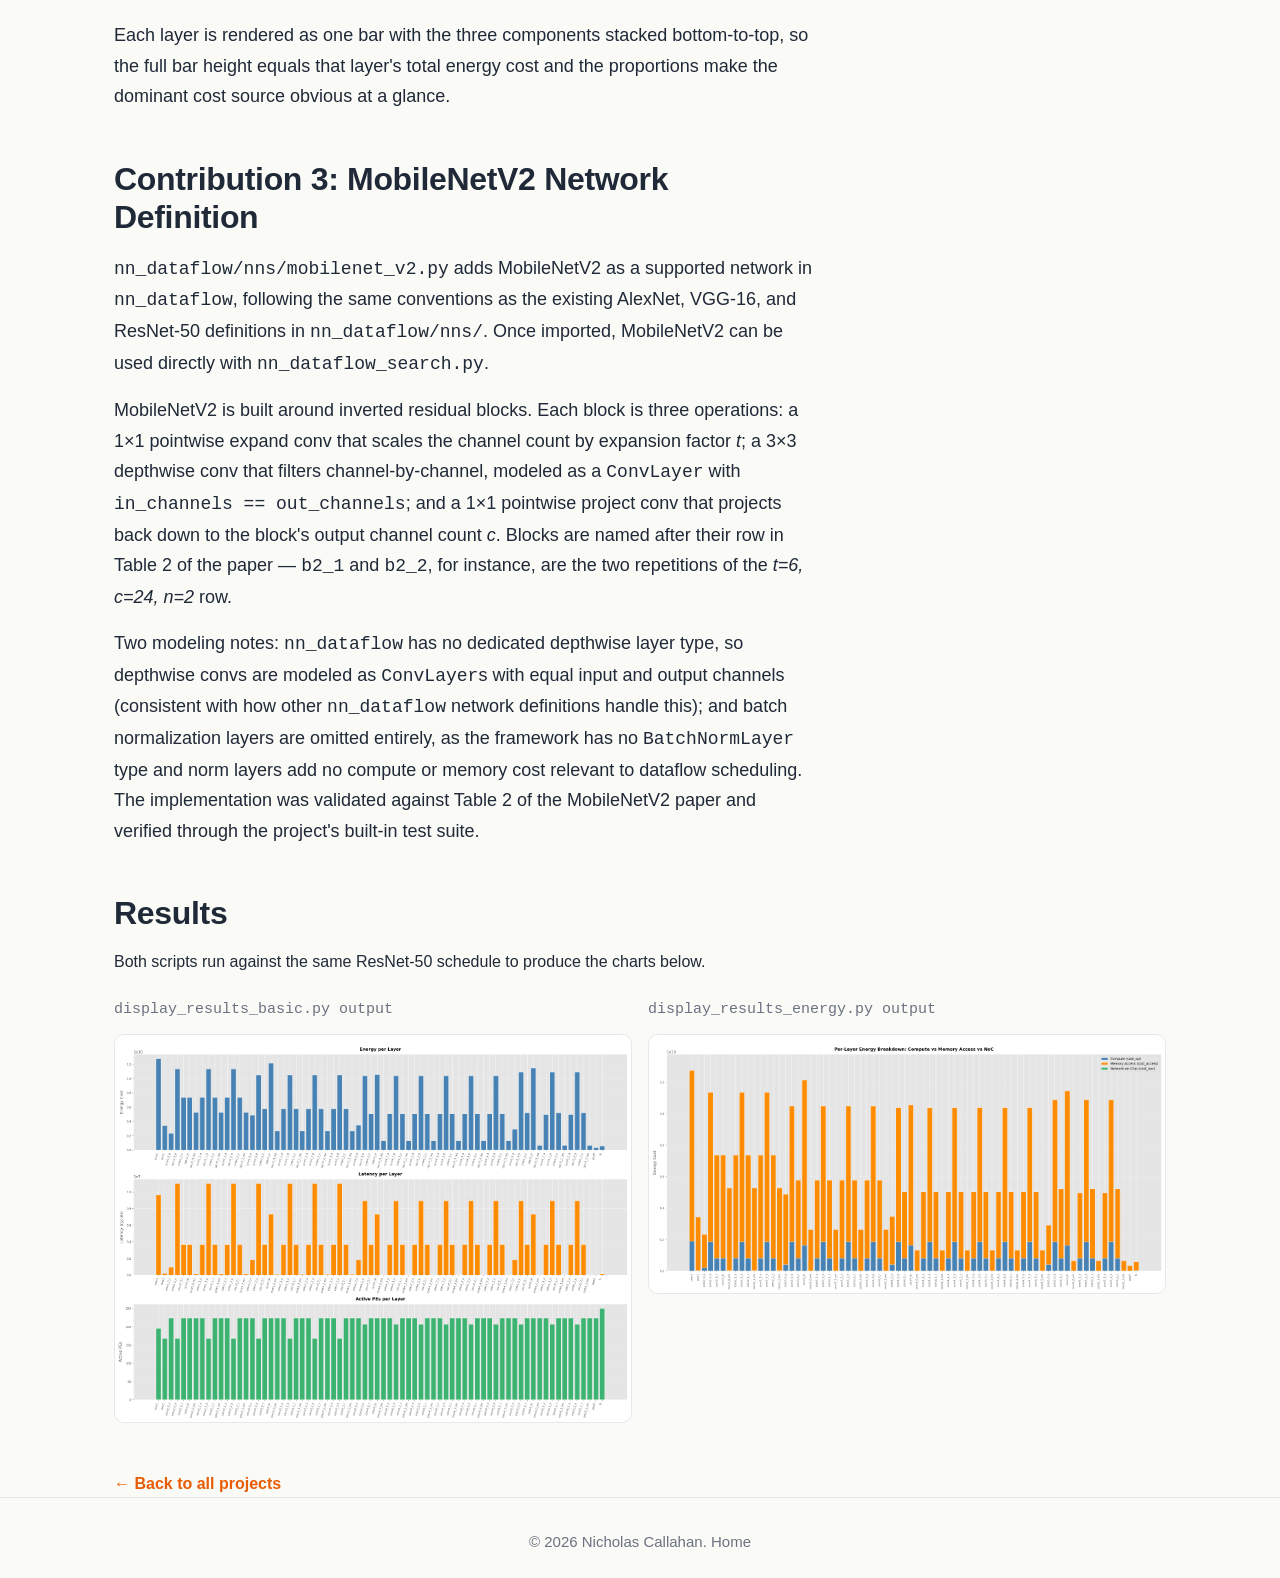
<file: projects/nn-dataflow.html>
<!DOCTYPE html>
<html lang="en">
<head>
  <meta charset="UTF-8">
  <meta name="viewport" content="width=device-width, initial-scale=1.0">

  <title>nn_dataflow Tools | Nicholas Callahan</title>
  <meta name="description" content="Case study: extending the open-source nn_dataflow scheduling tool with Matplotlib visualizations and a full MobileNetV2 layer definition.">

  <link rel="icon" type="image/svg+xml" href="../assets/favicon.svg">
  <link rel="stylesheet" href="../css/style.css">
  <link rel="stylesheet" href="../css/project.css">
</head>
<body>

  <header class="nav">
    <div class="container nav__inner">
      <a class="nav__brand" href="../index.html" aria-label="Nicholas Callahan, home">
        Nicholas Callahan
      </a>

      <button class="nav__toggle" aria-label="Toggle navigation menu" aria-expanded="false">
        <span></span><span></span><span></span>
      </button>

      <ul class="nav__links">
        <li><a href="../index.html#about">About</a></li>
        <li><a href="../index.html#skills">Skills</a></li>
        <li><a href="../projects.html" class="is-active">Projects</a></li>
        <li><a href="../index.html#experience">Experience</a></li>
        <li><a href="../index.html#contact">Contact</a></li>
      </ul>
    </div>
  </header>

  <main>

    <section class="project-header">
      <div class="container">
        <p class="project-header__eyebrow">Final Project • COSC 480 Embedded AI • Winter 2026</p>
        <h1>nn_dataflow Tools</h1>
        <p class="project-header__meta">
          Three contributions to a fork of <code>nn_dataflow</code>, an open-source
          dataflow scheduler for neural-network accelerators: two Matplotlib
          visualization scripts and a full MobileNetV2 network definition.
        </p>

        <p>
          <span class="tag">Python</span>
          <span class="tag">Matplotlib</span>
          <span class="tag">MobileNetV2</span>
          <span class="tag">ResNet-50</span>
          <span class="tag">Embedded AI</span>
          <span class="tag">Open Source</span>
        </p>

        <div class="project-header__links">
          <a class="btn btn--secondary" href="https://github.com/rpiza12/nn_dataflow/tree/master/nn_dataflow/visualization" target="_blank" rel="noopener">GitHub branch</a>
          <a class="btn btn--secondary" href="../assets/papers/nn-dataflow-paper.pdf" target="_blank" rel="noopener">Read the paper</a>
        </div>
      </div>
    </section>

    <section class="container">
      <article class="prose">

        <h2>Overview</h2>
        <p>
          <code>nn_dataflow</code> is an academic tool that searches for optimal
          dataflow schedules on neural-network accelerator hardware, but its raw
          JSON output is hard to reason about and its catalogue of supported
          networks pre-dates modern mobile-optimized architectures. For my
          Embedded AI final project, I added three contributions to a fork of the
          tool: two Matplotlib visualization scripts that turn the JSON into
          per-layer charts, and a full MobileNetV2 network definition that lets
          the scheduler target a modern mobile-optimized CNN.
        </p>

        <h2>Contribution 1: Basic Visualization Script</h2>
        <p>
          <code>visualization/display_results_basic.py</code> reads a JSON output
          file from <code>nn_dataflow_search.py</code> and produces a three-panel
          bar chart showing layer-wise hardware metrics for any network and
          optimization goal:
        </p>
        <ul>
          <li><strong>Energy per layer</strong> — cost values from the optimal schedule found for each layer.</li>
          <li><strong>Latency per layer</strong> — time in cycles from the optimal schedule found for each layer.</li>
          <li><strong>Active PEs per layer</strong> — number of processing elements active during each layer.</li>
        </ul>
        <p>
          The script validates its inputs: it confirms a JSON argument was
          provided, checks the file exists and ends in <code>.json</code>, catches
          schedules missing required keys (<code>total_cost</code>,
          <code>total_time</code>, <code>active_node_pes</code>), and validates
          the user-provided output filename against empty input, illegal
          characters, and existing-file conflicts.
        </p>

        <h2>Contribution 2: Energy-Breakdown Visualization Script</h2>
        <p>
          <code>visualization/display_results_energy.py</code> produces a single
          stacked bar chart that shows where each layer's energy is actually
          spent. Where the basic script reads the single <code>cost</code> field,
          this script pulls the three energy sub-components from
          <code>schedules[layer][0]</code>:
        </p>
        <ul>
          <li><strong>Compute</strong> (<code>cost_op</code>) — energy spent on MAC operations.</li>
          <li><strong>Memory access</strong> (<code>cost_access</code>) — energy spent moving data through the memory hierarchy.</li>
          <li><strong>Network-on-Chip</strong> (<code>cost_noc</code>) — energy spent on inter-node data movement.</li>
        </ul>
        <p>
          Each layer is rendered as one bar with the three components stacked
          bottom-to-top, so the full bar height equals that layer's total energy
          cost and the proportions make the dominant cost source obvious at a
          glance.
        </p>

        <h2>Contribution 3: MobileNetV2 Network Definition</h2>
        <p>
          <code>nn_dataflow/nns/mobilenet_v2.py</code> adds MobileNetV2 as a
          supported network in <code>nn_dataflow</code>, following the same
          conventions as the existing AlexNet, VGG-16, and ResNet-50 definitions
          in <code>nn_dataflow/nns/</code>. Once imported, MobileNetV2 can be used
          directly with <code>nn_dataflow_search.py</code>.
        </p>
        <p>
          MobileNetV2 is built around inverted residual blocks. Each block is
          three operations: a 1&times;1 pointwise expand conv that scales the
          channel count by expansion factor <em>t</em>; a 3&times;3 depthwise
          conv that filters channel-by-channel, modeled as a
          <code>ConvLayer</code> with <code>in_channels == out_channels</code>;
          and a 1&times;1 pointwise project conv that projects back down to the
          block's output channel count <em>c</em>. Blocks are named after their
          row in Table 2 of the paper — <code>b2_1</code> and <code>b2_2</code>,
          for instance, are the two repetitions of the <em>t=6, c=24, n=2</em>
          row.
        </p>
        <p>
          Two modeling notes: <code>nn_dataflow</code> has no dedicated depthwise
          layer type, so depthwise convs are modeled as <code>ConvLayer</code>s
          with equal input and output channels (consistent with how other
          <code>nn_dataflow</code> network definitions handle this); and batch
          normalization layers are omitted entirely, as the framework has no
          <code>BatchNormLayer</code> type and norm layers add no compute or
          memory cost relevant to dataflow scheduling. The implementation was
          validated against Table 2 of the MobileNetV2 paper and verified through
          the project's built-in test suite.
        </p>

      </article>
    </section>

    <section class="container" style="margin-top: var(--space-12);">
      <h2>Results</h2>
      <p>Both scripts run against the same ResNet-50 schedule to produce the charts below.</p>
      <div class="gallery gallery--captioned">
        <figure>
          <figcaption><code>display_results_basic.py</code> output</figcaption>
          <img src="../assets/images/projects/nn-dataflow/basic.png"
               alt="Three-panel bar chart: energy, latency, and active PEs per layer for ResNet-50">
        </figure>
        <figure>
          <figcaption><code>display_results_energy.py</code> output</figcaption>
          <img src="../assets/images/projects/nn-dataflow/energy.png"
               alt="Stacked bar chart of compute, memory access, and network-on-chip energy per layer for ResNet-50">
        </figure>
      </div>
    </section>

    <section class="container">
      <a class="project-back" href="../projects.html">&larr; Back to all projects</a>
    </section>

  </main>

  <footer class="footer">
    <div class="container">
      <p>&copy; 2026 Nicholas Callahan. <a href="../index.html">Home</a></p>
    </div>
  </footer>

  <script src="../js/main.js"></script>
</body>
</html>
</file>
<file: css/style.css>
/* =============================================================================
   style.css — Global styles for Nicholas Callahan's portfolio site.

   Section order (top to bottom):
     1.  Design tokens (:root custom properties)
     2.  Minimal reset
     3.  Base typography
     4.  Layout helpers (.container, .section, .section-header)
     5.  Components (.btn, .tag, .card, .nav, .icon-link)
     6.  Section styles (hero, about, skills, projects, experience, honors,
         contact, footer)
     7.  Responsive breakpoints (mobile-first; one breakpoint at 720px)
   ============================================================================= */


/* 1. Design tokens ----------------------------------------------------------- */
:root {
  /* Color palette — light warm neutral with orange accents. */
  --bg: #FAFAF7;          /* page background */
  --surface: #FFFFFF;     /* raised surfaces: cards, nav */
  --text: #1F2937;        /* primary text */
  --muted: #6B7280;       /* secondary text, captions */
  --border: #E5E7EB;      /* hairline dividers */
  --accent: #E85D04;      /* primary accent (links, buttons) */
  --accent-hover: #C44A03;/* darker accent for hover/active states */
  --accent-soft: #FFE9D6; /* tinted background for accent chips */
  --focus: #FDB07A;       /* focus outline — meets contrast against bg */

  /* Spacing scale (4 px base, doubles up smoothly). */
  --space-1: 4px;
  --space-2: 8px;
  --space-3: 12px;
  --space-4: 16px;
  --space-6: 24px;
  --space-8: 32px;
  --space-12: 48px;
  --space-16: 64px;
  --space-24: 96px;

  /* Typography — system font stack: zero network cost, native look on any OS. */
  --font-sans: -apple-system, BlinkMacSystemFont, "Segoe UI", Roboto,
               "Helvetica Neue", Arial, sans-serif;
  --font-mono: ui-monospace, "SF Mono", Menlo, Consolas, monospace;

  /* Type scale. */
  --fs-xs: 0.8125rem;     /* 13px */
  --fs-sm: 0.9375rem;     /* 15px */
  --fs-base: 1rem;        /* 16px */
  --fs-lg: 1.125rem;      /* 18px */
  --fs-xl: 1.5rem;        /* 24px */
  --fs-2xl: 2rem;         /* 32px */
  --fs-3xl: 2.75rem;      /* 44px */

  /* Layout. */
  --container-max: 1100px;
  --radius-sm: 6px;
  --radius-md: 10px;
  --radius-lg: 16px;
  --shadow-sm: 0 1px 2px rgba(17, 24, 39, 0.04);
  --shadow-md: 0 4px 14px rgba(17, 24, 39, 0.06);

  /* Nav height — also used as scroll-padding so anchor jumps clear the nav. */
  --nav-h: 64px;
}


/* 2. Minimal reset ----------------------------------------------------------- */
*, *::before, *::after { box-sizing: border-box; }

html {
  scroll-behavior: smooth;
  scroll-padding-top: var(--nav-h); /* keep anchored sections below sticky nav */
}

body {
  margin: 0;
  background: var(--bg);
  color: var(--text);
  font-family: var(--font-sans);
  font-size: var(--fs-base);
  line-height: 1.6;
  -webkit-font-smoothing: antialiased;
}

img, video { max-width: 100%; height: auto; display: block; }

a { color: var(--accent); text-decoration: none; }
a:hover, a:focus-visible { color: var(--accent-hover); text-decoration: underline; }

/* Accessible focus ring — visible on keyboard nav, hidden for mouse clicks. */
:focus-visible {
  outline: 3px solid var(--focus);
  outline-offset: 2px;
  border-radius: var(--radius-sm);
}


/* 3. Base typography --------------------------------------------------------- */
h1, h2, h3, h4 {
  color: var(--text);
  line-height: 1.2;
  margin: 0 0 var(--space-4);
  font-weight: 700;
}
h1 { font-size: var(--fs-3xl); letter-spacing: -0.02em; }
h2 { font-size: var(--fs-2xl); letter-spacing: -0.01em; }
h3 { font-size: var(--fs-xl); }
h4 { font-size: var(--fs-lg); }

p { margin: 0 0 var(--space-4); }

/* The orange underline beneath section titles — repeated visual motif. */
.section-header {
  margin-bottom: var(--space-8);
}
.section-header h2 {
  display: inline-block;
  padding-bottom: var(--space-2);
  border-bottom: 3px solid var(--accent);
  margin-bottom: var(--space-3);
}
/* Section-header descriptor: no fixed width, let the container handle wrap. */
.section-header p {
  color: var(--muted);
  margin: 0;
}


/* 4. Layout helpers ---------------------------------------------------------- */
.container {
  max-width: var(--container-max);
  margin: 0 auto;
  padding: 0 var(--space-6);
}

.section {
  padding: var(--space-16) 0;
  border-bottom: 1px solid var(--border); /* subtle separator between sections */
}
.section:last-of-type { border-bottom: none; }


/* 5. Components -------------------------------------------------------------- */

/* Buttons — primary (filled accent) and secondary (outlined). */
.btn {
  display: inline-flex;
  align-items: center;
  gap: var(--space-2);
  padding: var(--space-3) var(--space-6);
  border-radius: var(--radius-md);
  font-size: var(--fs-sm);
  font-weight: 600;
  border: 2px solid transparent;
  cursor: pointer;
  transition: background-color 120ms ease, color 120ms ease,
              border-color 120ms ease, transform 120ms ease;
}
.btn--primary {
  background: var(--accent);
  color: #fff;
}
.btn--primary:hover, .btn--primary:focus-visible {
  background: var(--accent-hover);
  color: #fff;
  text-decoration: none;
}
.btn--secondary {
  background: transparent;
  color: var(--text);
  border-color: var(--border);
}
.btn--secondary:hover, .btn--secondary:focus-visible {
  border-color: var(--accent);
  color: var(--accent-hover);
  text-decoration: none;
}

/* Tag chips — used for skills, project tech stacks, coursework. */
.tag {
  display: inline-block;
  padding: var(--space-1) var(--space-3);
  margin: 0 var(--space-1) var(--space-1) 0;
  font-size: var(--fs-xs);
  background: var(--accent-soft);
  color: var(--accent-hover);
  border-radius: 999px;
  font-weight: 500;
}
.tag--neutral {
  background: var(--surface);
  color: var(--muted);
  border: 1px solid var(--border);
}

/* Card — projects, experience entries, etc. */
.card {
  background: var(--surface);
  border: 1px solid var(--border);
  border-radius: var(--radius-lg);
  box-shadow: var(--shadow-sm);
  overflow: hidden;
  display: flex;
  flex-direction: column;
  transition: box-shadow 160ms ease, transform 160ms ease,
              border-color 160ms ease;
}
.card:hover, .card:focus-within {
  box-shadow: var(--shadow-md);
  border-color: var(--accent);
  transform: translateY(-2px);
}
.card__media {
  aspect-ratio: 16 / 9;
  background: var(--accent-soft); /* placeholder color when image missing */
  display: flex;
  align-items: center;
  justify-content: center;
  color: var(--muted);
  font-size: var(--fs-sm);
}
.card__media img {
  width: 100%; height: 100%; object-fit: cover;
}
.card__body { padding: var(--space-6); flex: 1; display: flex; flex-direction: column; }
.card__body h3 { margin-bottom: var(--space-2); }
.card__body p { color: var(--muted); font-size: var(--fs-sm); }
.card__tags { margin: var(--space-3) 0 var(--space-4); }
.card__link {
  margin-top: auto;
  font-weight: 600;
  font-size: var(--fs-sm);
}

/* Sticky top nav — collapses to hamburger below 720px. */
.nav {
  position: sticky; top: 0; z-index: 50;
  background: rgba(250, 250, 247, 0.92);
  -webkit-backdrop-filter: saturate(140%) blur(8px);
  backdrop-filter: saturate(140%) blur(8px);
  border-bottom: 1px solid var(--border);
  height: var(--nav-h);
}
.nav__inner {
  height: 100%;
  display: flex;
  align-items: center;
  justify-content: space-between;
  gap: var(--space-6);
}
.nav__brand {
  font-weight: 700;
  color: var(--text);
  font-size: var(--fs-lg);
}
.nav__brand:hover { color: var(--text); text-decoration: none; }

.nav__links {
  display: flex;
  align-items: center;
  gap: var(--space-6);
  list-style: none;
  margin: 0; padding: 0;
}
.nav__links a {
  color: var(--text);
  font-size: var(--fs-sm);
  font-weight: 500;
}
.nav__links a:hover, .nav__links a.is-active {
  color: var(--accent-hover);
  text-decoration: none;
}
.nav__toggle {
  display: none;          /* visible only on mobile via media query */
  background: none;
  border: 1px solid var(--border);
  border-radius: var(--radius-sm);
  padding: var(--space-2);
  cursor: pointer;
}
.nav__toggle span {
  display: block;
  width: 22px; height: 2px;
  background: var(--text);
  margin: 4px 0;
}

/* Inline SVG icon link (GitHub, email, etc.). */
.icon-link {
  display: inline-flex; align-items: center; gap: var(--space-2);
  color: var(--text);
  font-weight: 500;
}
.icon-link svg { width: 20px; height: 20px; }
.icon-link:hover { color: var(--accent-hover); text-decoration: none; }


/* 6. Section styles ---------------------------------------------------------- */

/* Hero — top of the home page. */
.hero {
  padding: var(--space-24) 0 var(--space-16);
}
.hero__eyebrow {
  color: var(--accent);
  font-size: var(--fs-sm);
  font-weight: 600;
  text-transform: uppercase;
  letter-spacing: 0.08em;
  margin-bottom: var(--space-3);
}
.hero h1 { margin-bottom: var(--space-4); }
.hero__tagline {
  font-size: var(--fs-lg);
  color: var(--muted);
  max-width: 60ch;
  margin-bottom: var(--space-8);
}
.hero__ctas {
  display: flex; flex-wrap: wrap; gap: var(--space-3);
}

/* About — bio + education stacked on mobile, two columns on desktop. */
.about__grid {
  display: grid;
  gap: var(--space-12);
  grid-template-columns: 1fr;
}
.about__edu h3 { margin-bottom: var(--space-1); }
.about__edu .meta { color: var(--muted); font-size: var(--fs-sm); margin-bottom: var(--space-4); }

/* Skills — four labeled groups. */
.skills__grid {
  display: grid;
  gap: var(--space-6);
  grid-template-columns: 1fr;
}
.skills__group h3 {
  font-size: var(--fs-base);
  text-transform: uppercase;
  letter-spacing: 0.06em;
  color: var(--muted);
  margin-bottom: var(--space-3);
}

/* Projects grid — Featured Projects on home, and the full grid on projects.html. */
.projects__grid {
  display: grid;
  gap: var(--space-6);
  grid-template-columns: 1fr;
}
.projects__footer {
  margin-top: var(--space-8);
  text-align: center;
}

/* Experience — vertical timeline-style entries. */
.experience__list {
  list-style: none; padding: 0; margin: 0;
  display: grid; gap: var(--space-6);
}
.exp-item {
  padding: var(--space-6);
  background: var(--surface);
  border: 1px solid var(--border);
  border-left: 4px solid var(--accent); /* accent stripe on left edge */
  border-radius: var(--radius-md);
}
.exp-item__head {
  display: flex; flex-wrap: wrap;
  justify-content: space-between;
  align-items: baseline;
  gap: var(--space-2);
  margin-bottom: var(--space-1);
}
.exp-item__company { display: block; font-weight: 700; font-size: var(--fs-lg); margin-bottom: var(--space-1); }
.exp-item__role { font-weight: 700; }
.exp-item__dates { color: var(--muted); font-size: var(--fs-sm); }
.exp-item__meta { color: var(--muted); font-size: var(--fs-sm); margin-bottom: var(--space-3); }
.exp-item ul { margin: 0; padding-left: var(--space-6); }
.exp-item li { margin-bottom: var(--space-2); }

/* Honors & Involvement — same look as experience entries. */
.honors__list { list-style: none; padding: 0; margin: 0; display: grid; gap: var(--space-6); }

/* Contact. */
.contact__avail {
  color: var(--muted);
  margin-bottom: var(--space-6);
}
.contact__list {
  display: flex; flex-wrap: wrap; gap: var(--space-6);
  list-style: none; margin: 0; padding: 0;
}

/* Footer. */
.footer {
  padding: var(--space-8) 0;
  text-align: center;
  color: var(--muted);
  font-size: var(--fs-sm);
  border-top: 1px solid var(--border);
}
.footer a { color: var(--muted); }
.footer a:hover { color: var(--accent-hover); }


/* 7. Responsive breakpoints -------------------------------------------------- */

/* Tablet / desktop: 720px and up. */
@media (min-width: 720px) {
  .hero h1 { font-size: var(--fs-3xl); }

  .about__grid       { grid-template-columns: 1.4fr 1fr; }
  .skills__grid      { grid-template-columns: repeat(2, 1fr); }
  .projects__grid    { grid-template-columns: repeat(2, 1fr); }
}

/* Wider desktop: 1000px and up — projects shift to 3-up. */
@media (min-width: 1000px) {
  .projects__grid { grid-template-columns: repeat(3, 1fr); }
}

/* Mobile: hide nav links, show hamburger. JS toggles .is-open on .nav__links. */
@media (max-width: 719px) {
  .nav__toggle { display: block; }
  .nav__links {
    position: absolute;
    top: var(--nav-h); left: 0; right: 0;
    flex-direction: column;
    align-items: stretch;
    gap: 0;
    background: var(--surface);
    border-bottom: 1px solid var(--border);
    padding: var(--space-3) var(--space-6);
    display: none;
  }
  .nav__links.is-open { display: flex; }
  .nav__links li { padding: var(--space-3) 0; border-bottom: 1px solid var(--border); }
  .nav__links li:last-child { border-bottom: none; }

  .hero h1 { font-size: var(--fs-2xl); }
  .hero { padding: var(--space-16) 0 var(--space-12); }
  .section { padding: var(--space-12) 0; }
}
</file>
<file: css/project.css>
/* =============================================================================
   project.css — Case-study page styles. Loaded AFTER style.css on
   /projects/*.html. Adds: project header, hero media, prose width, media
   gallery, and back-link styles.
   ============================================================================= */


/* Page header — title, meta, tags, external links. */
.project-header {
  padding: var(--space-16) 0 var(--space-8);
}
.project-header__eyebrow {
  color: var(--accent);
  font-size: var(--fs-sm);
  font-weight: 600;
  text-transform: uppercase;
  letter-spacing: 0.08em;
  margin-bottom: var(--space-3);
}
.project-header h1 { margin-bottom: var(--space-4); }
.project-header__meta {
  color: var(--muted);
  margin-bottom: var(--space-4);
}
.project-header__links {
  display: flex; flex-wrap: wrap; gap: var(--space-3);
  margin-top: var(--space-6);
}

/* Hero media — large screenshot or embedded video at the top of the case study. */
.project-hero-media {
  border: 1px solid var(--border);
  border-radius: var(--radius-lg);
  background: var(--accent-soft);
  overflow: hidden;
  aspect-ratio: 16 / 9;
  display: flex; align-items: center; justify-content: center;
  color: var(--muted);
  margin-bottom: var(--space-12);
}
.project-hero-media img,
.project-hero-media video { width: 100%; height: 100%; object-fit: cover; }

/* Constrain body copy width for comfortable reading line length. */
.prose {
  max-width: 70ch;
  font-size: var(--fs-lg);
  line-height: 1.7;
}
.prose h2 { margin-top: var(--space-12); }
.prose h3 { margin-top: var(--space-8); }
.prose > :first-child { margin-top: 0; }
.prose ul { padding-left: var(--space-6); }
.prose li { margin-bottom: var(--space-2); }

/* Media gallery — responsive grid that handles mixed img + video. */
.gallery {
  display: grid;
  gap: var(--space-4);
  grid-template-columns: 1fr;
  margin-top: var(--space-6);
}
.gallery__item {
  border: 1px solid var(--border);
  border-radius: var(--radius-md);
  background: var(--accent-soft);
  aspect-ratio: 16 / 9;
  overflow: hidden;
  display: flex; align-items: center; justify-content: center;
  color: var(--muted);
  font-size: var(--fs-sm);
}
.gallery__item img,
.gallery__item video { width: 100%; height: 100%; object-fit: cover; }

@media (min-width: 720px) {
  .gallery { grid-template-columns: repeat(2, 1fr); }
}

.gallery--captioned figure {
  margin: 0;
  display: flex;
  flex-direction: column;
  gap: var(--space-3);
}
.gallery--captioned figcaption {
  font-family: var(--font-mono);
  font-size: var(--fs-sm);
  color: var(--muted);
}
.gallery--captioned img {
  width: 100%;
  height: auto;
  border: 1px solid var(--border);
  border-radius: var(--radius-md);
  background: var(--surface);
  display: block;
}

/* Back-to-projects link at the bottom of each case study. */
.project-back {
  display: inline-flex;
  align-items: center;
  gap: var(--space-2);
  margin-top: var(--space-12);
  font-weight: 600;
}
</file>
